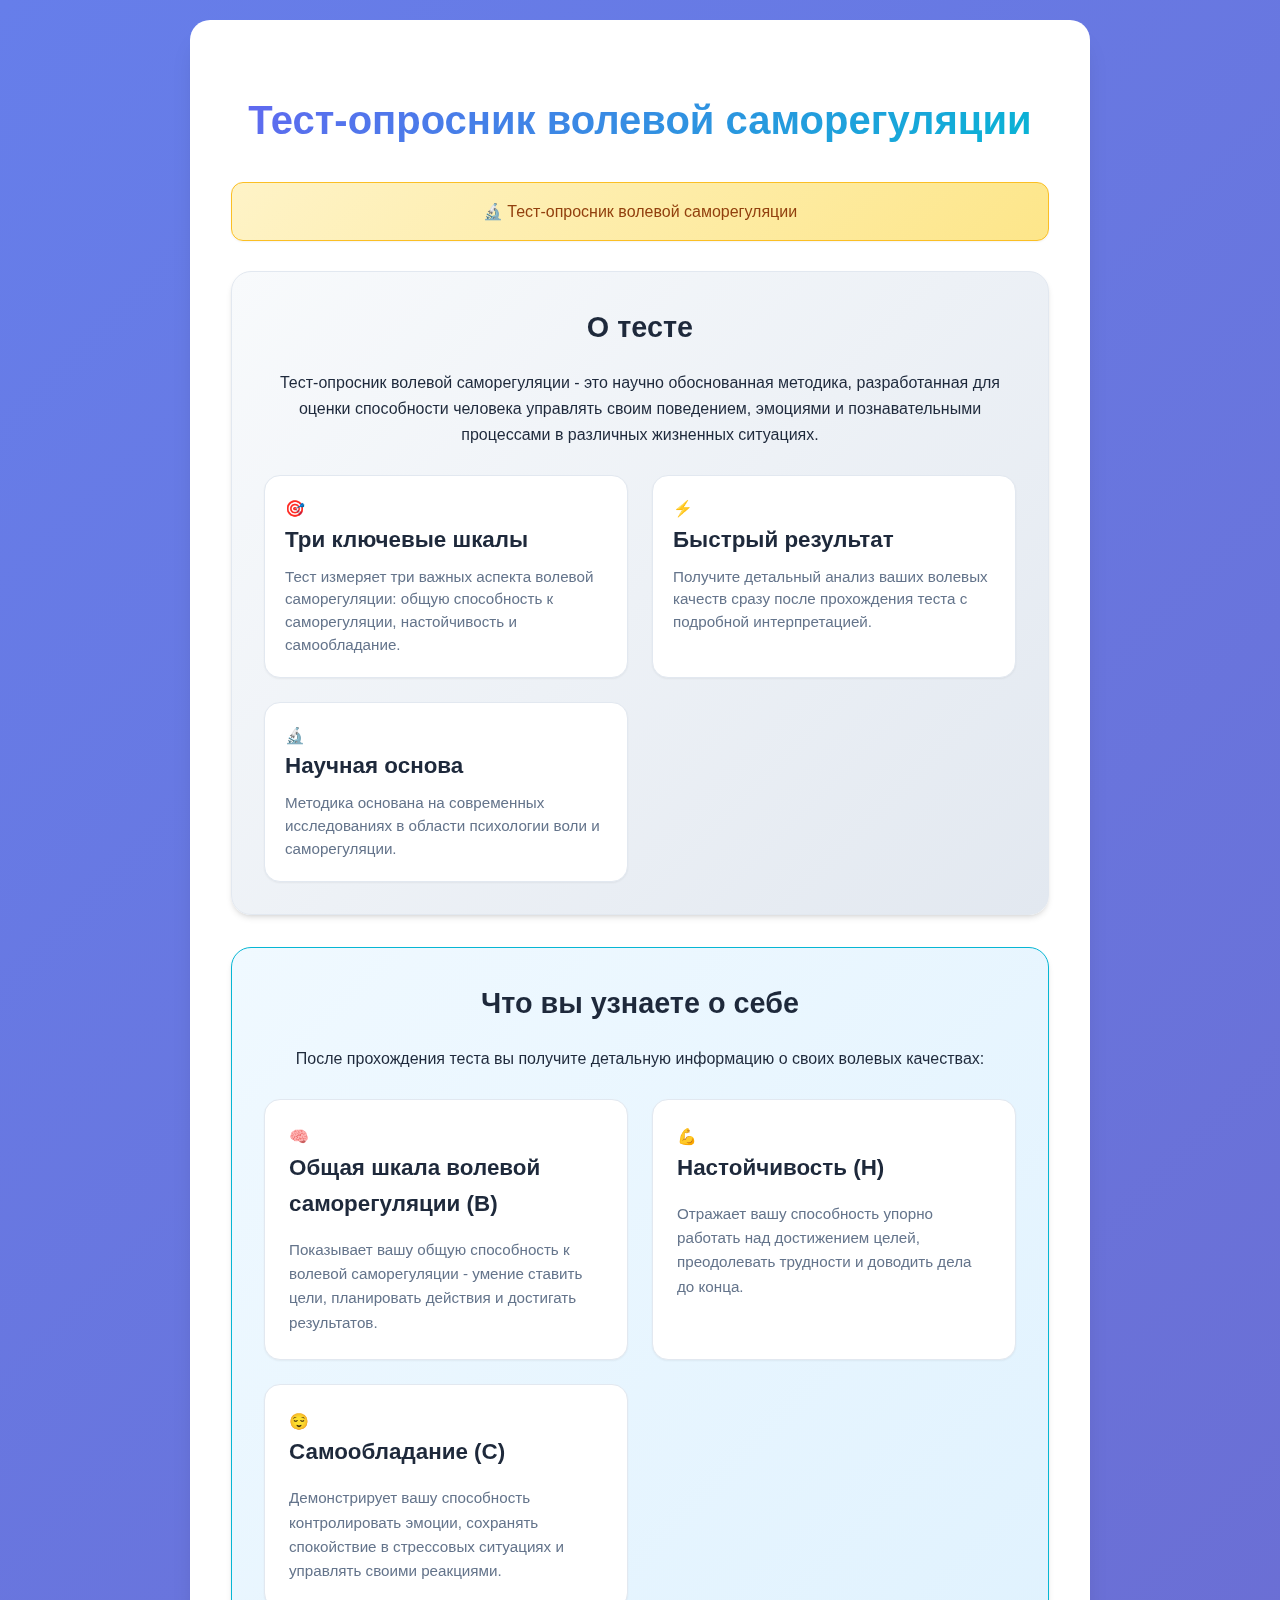
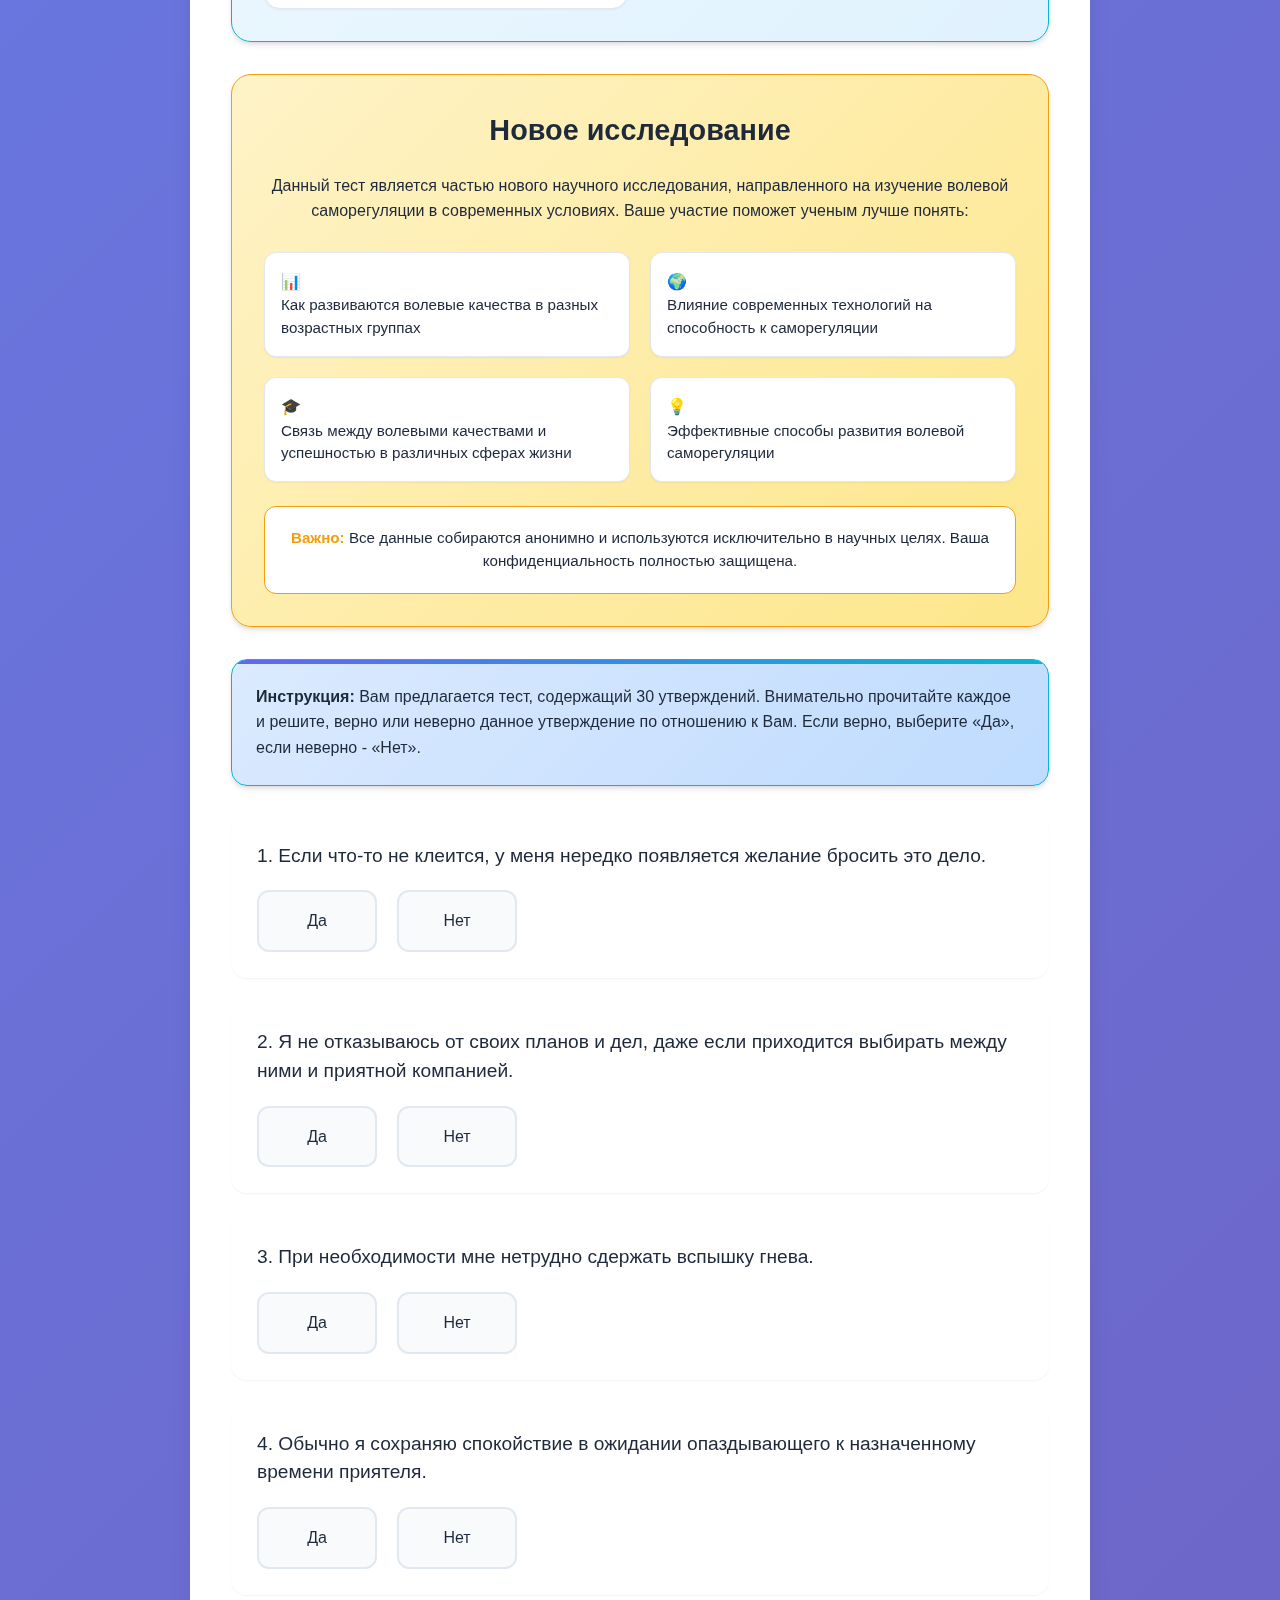
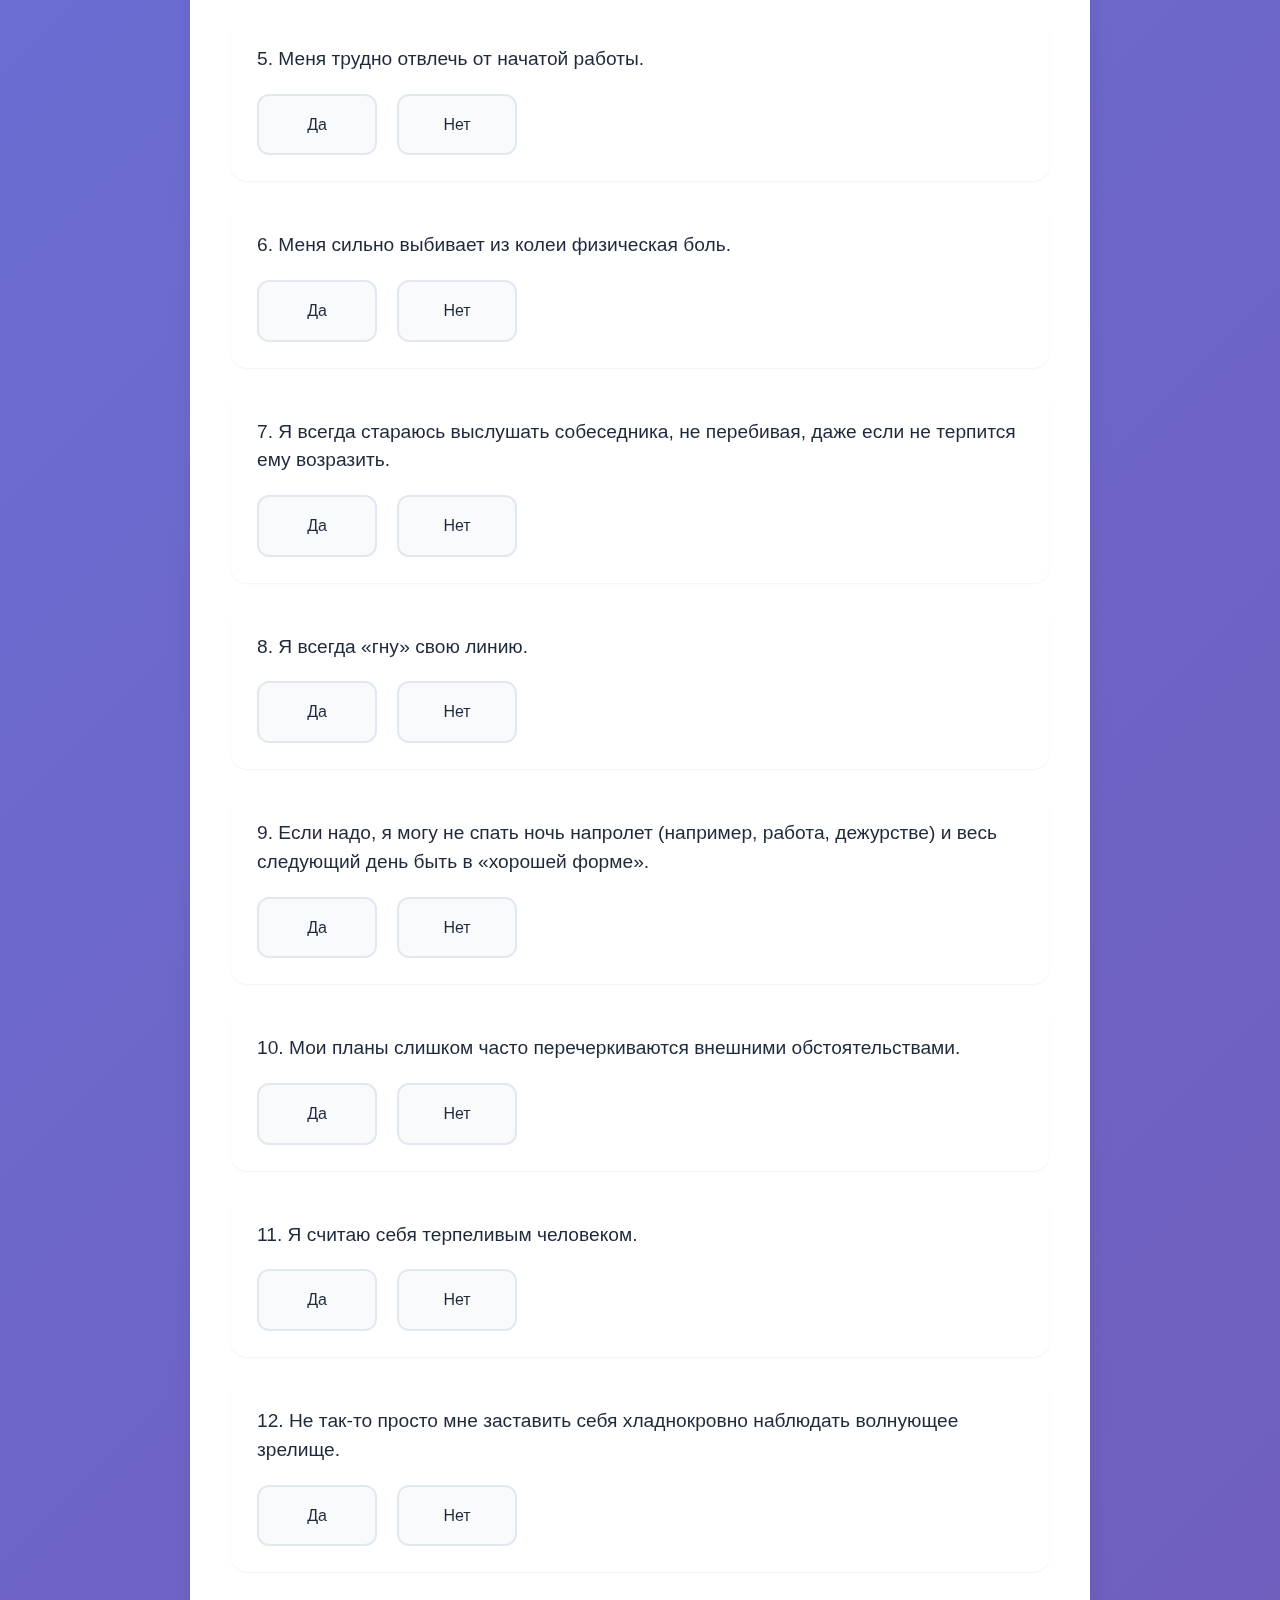
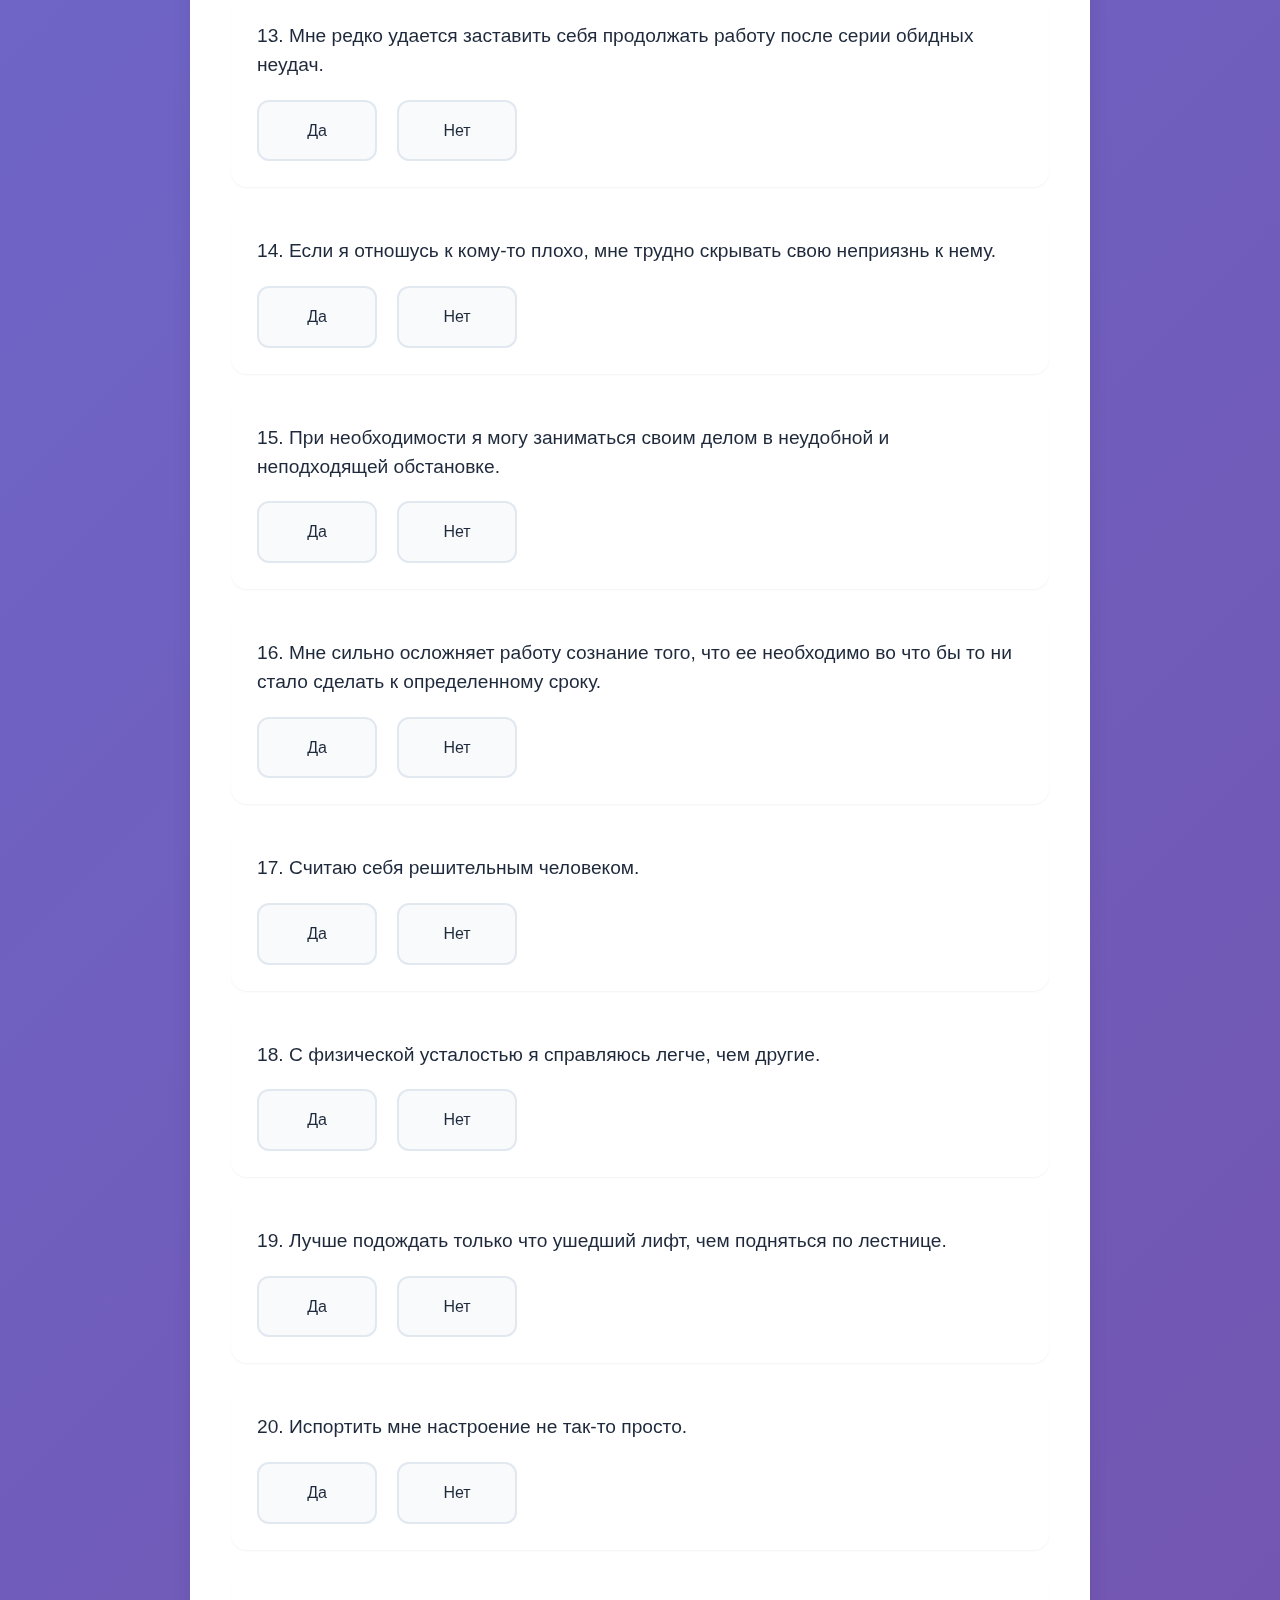
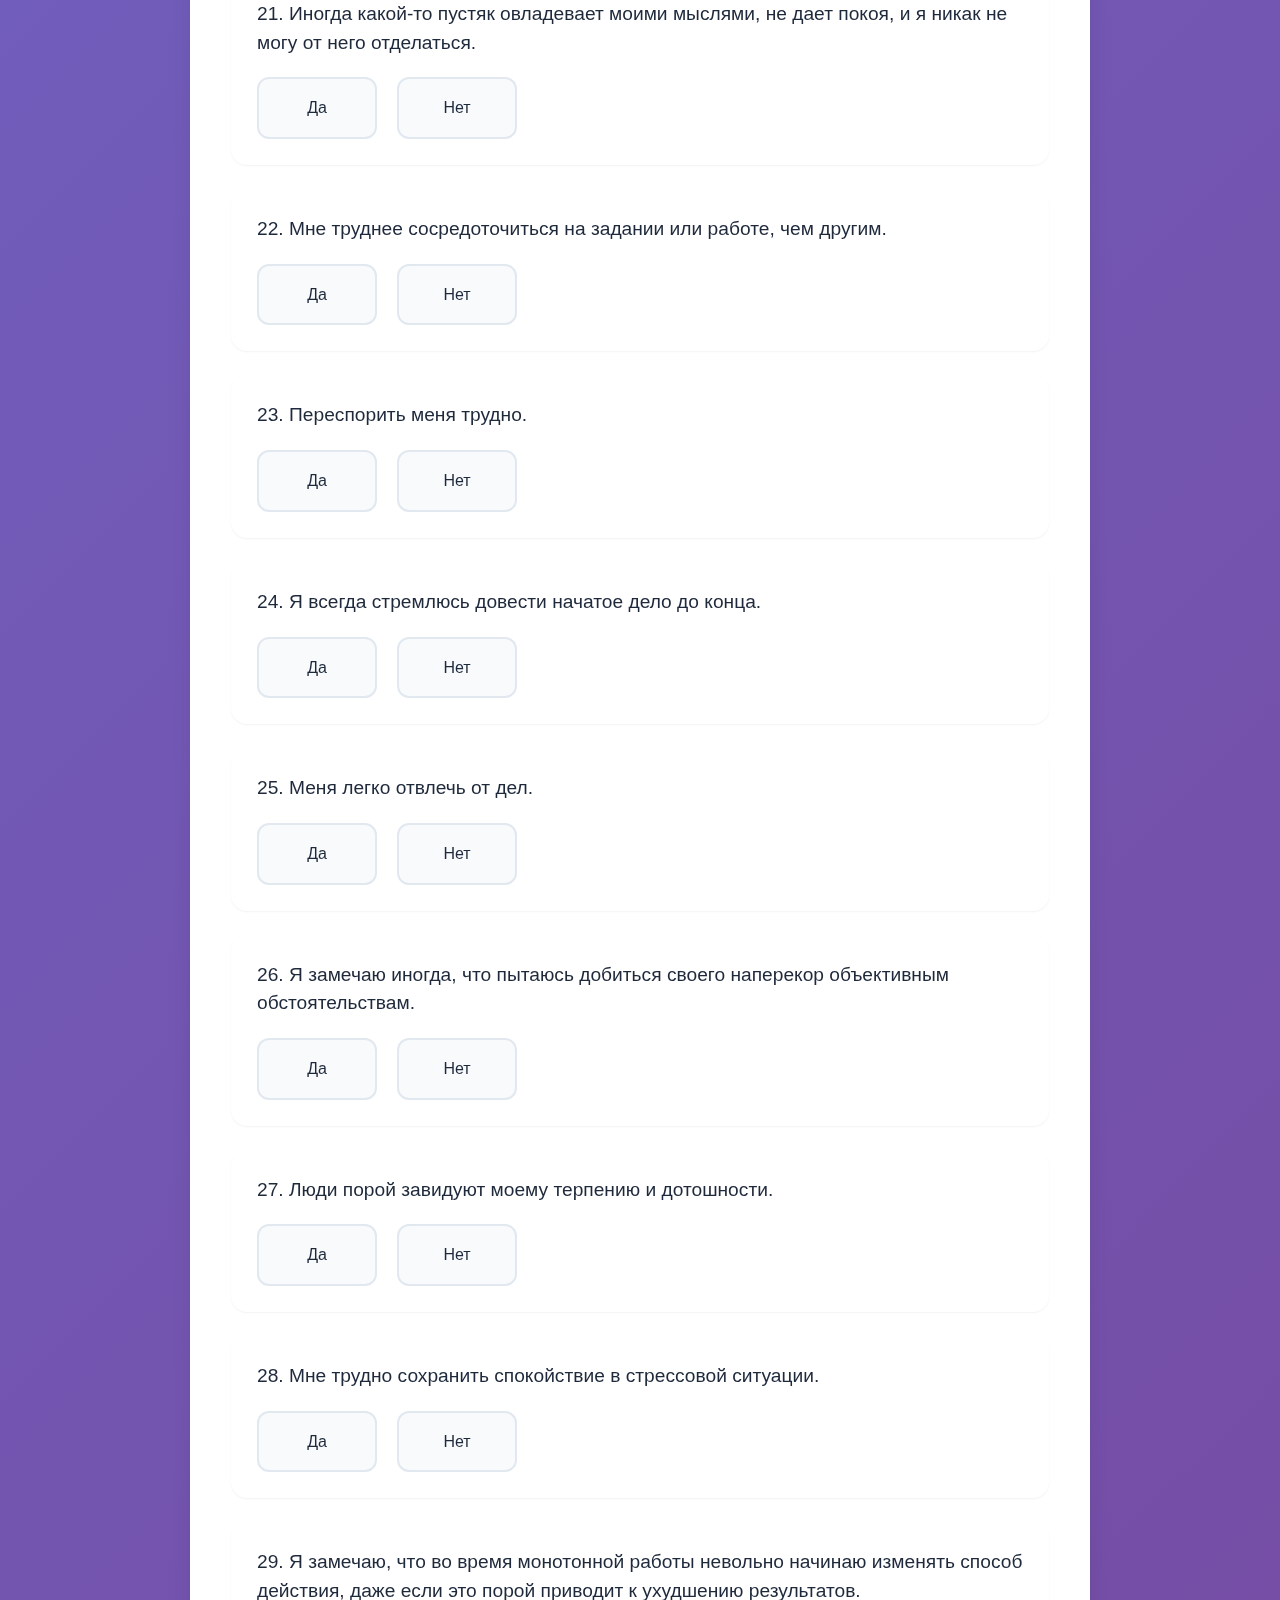
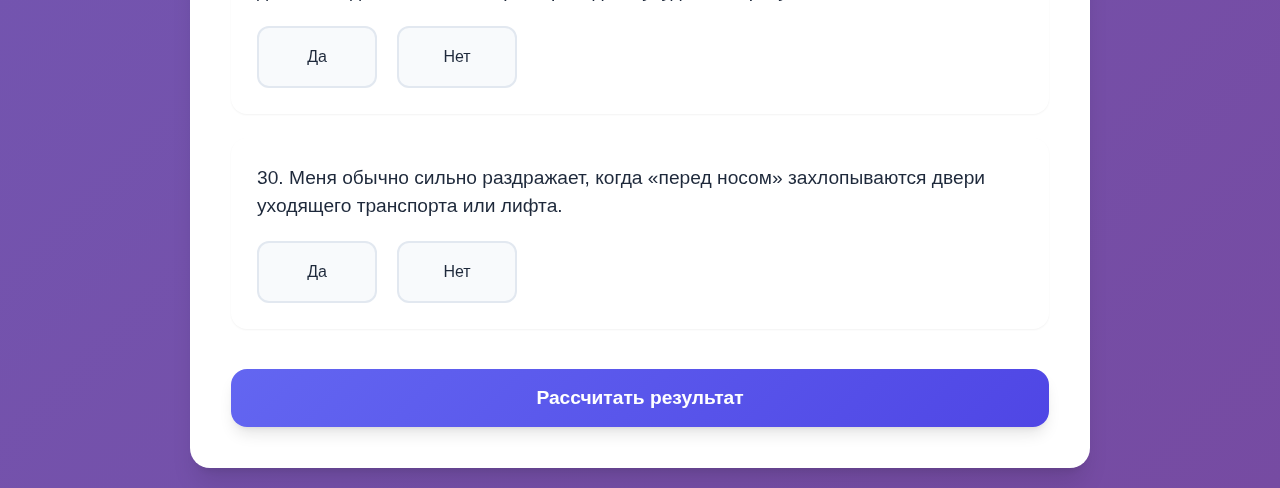
<file: index.html>
<!DOCTYPE html>
<html lang="ru">

<head>
    <meta charset="UTF-8">
    <meta name="viewport" content="width=device-width, initial-scale=1.0">
    <title>Тест волевой саморегуляции</title>
    <link rel="stylesheet" href="styles.css">
</head>

<body>
    <div class="container">
        <h1>Тест-опросник волевой саморегуляции</h1>

        <div class="anonymous-notice">
            🔬 Тест-опросник волевой саморегуляции
        </div>

        <!-- Описание теста -->
        <div class="test-description">
            <h2>О тесте</h2>
            <p>Тест-опросник волевой саморегуляции - это научно обоснованная методика, разработанная для оценки способности человека управлять своим поведением, эмоциями и познавательными процессами в различных жизненных ситуациях.</p>
            
            <div class="description-features">
                <div class="feature">
                    <span class="feature-icon">🎯</span>
                    <div class="feature-content">
                        <h3>Три ключевые шкалы</h3>
                        <p>Тест измеряет три важных аспекта волевой саморегуляции: общую способность к саморегуляции, настойчивость и самообладание.</p>
                    </div>
                </div>
                
                <div class="feature">
                    <span class="feature-icon">⚡</span>
                    <div class="feature-content">
                        <h3>Быстрый результат</h3>
                        <p>Получите детальный анализ ваших волевых качеств сразу после прохождения теста с подробной интерпретацией.</p>
                    </div>
                </div>
                
                <div class="feature">
                    <span class="feature-icon">🔬</span>
                    <div class="feature-content">
                        <h3>Научная основа</h3>
                        <p>Методика основана на современных исследованиях в области психологии воли и саморегуляции.</p>
                    </div>
                </div>
            </div>
        </div>

        <!-- Что вы узнаете о себе -->
        <div class="self-discovery">
            <h2>Что вы узнаете о себе</h2>
            <p>После прохождения теста вы получите детальную информацию о своих волевых качествах:</p>
            
            <div class="discovery-items">
                <div class="discovery-item">
                    <div class="discovery-header">
                        <span class="discovery-icon">🧠</span>
                        <h3>Общая шкала волевой саморегуляции (В)</h3>
                    </div>
                    <p>Показывает вашу общую способность к волевой саморегуляции - умение ставить цели, планировать действия и достигать результатов.</p>
                </div>
                
                <div class="discovery-item">
                    <div class="discovery-header">
                        <span class="discovery-icon">💪</span>
                        <h3>Настойчивость (Н)</h3>
                    </div>
                    <p>Отражает вашу способность упорно работать над достижением целей, преодолевать трудности и доводить дела до конца.</p>
                </div>
                
                <div class="discovery-item">
                    <div class="discovery-header">
                        <span class="discovery-icon">😌</span>
                        <h3>Самообладание (С)</h3>
                    </div>
                    <p>Демонстрирует вашу способность контролировать эмоции, сохранять спокойствие в стрессовых ситуациях и управлять своими реакциями.</p>
                </div>
            </div>
        </div>

        <!-- Новое исследование -->
        <div class="research-info">
            <h2>Новое исследование</h2>
            <p>Данный тест является частью нового научного исследования, направленного на изучение волевой саморегуляции в современных условиях. Ваше участие поможет ученым лучше понять:</p>
            
            <div class="research-points">
                <div class="research-point">
                    <span class="research-icon">📊</span>
                    <p>Как развиваются волевые качества в разных возрастных группах</p>
                </div>
                <div class="research-point">
                    <span class="research-icon">🌍</span>
                    <p>Влияние современных технологий на способность к саморегуляции</p>
                </div>
                <div class="research-point">
                    <span class="research-icon">🎓</span>
                    <p>Связь между волевыми качествами и успешностью в различных сферах жизни</p>
                </div>
                <div class="research-point">
                    <span class="research-icon">💡</span>
                    <p>Эффективные способы развития волевой саморегуляции</p>
                </div>
            </div>
            
            <div class="research-note">
                <p><strong>Важно:</strong> Все данные собираются анонимно и используются исключительно в научных целях. Ваша конфиденциальность полностью защищена.</p>
            </div>
        </div>

        <div class="instructions">
            <p><strong>Инструкция:</strong> Вам предлагается тест, содержащий 30 утверждений. Внимательно прочитайте
                каждое и решите, верно или неверно данное утверждение по отношению к Вам. Если верно, выберите «Да»,
                если неверно - «Нет».</p>
        </div>

        <div id="questions-container">
            <!-- Вопросы будут добавлены здесь динамически -->
        </div>

        <button id="calculate-btn">Рассчитать результат</button>

        <div id="result" class="result">
            <h2>Ваш результат</h2>

            <div class="scale">
                <div class="scale-title">Общая шкала волевой саморегуляции (В): <span id="score-B"
                        class="scale-value">0</span>/24</div>
                <div class="progress-container">
                    <div id="progress-B" class="progress-bar" style="width: 0%"></div>
                </div>
                <div id="interpretation-B" class="interpretation"></div>
            </div>

            <div class="scale">
                <div class="scale-title">Настойчивость (Н): <span id="score-N" class="scale-value">0</span>/16</div>
                <div class="progress-container">
                    <div id="progress-N" class="progress-bar" style="width: 0%"></div>
                </div>
                <div id="interpretation-N" class="interpretation"></div>
            </div>

            <div class="scale">
                <div class="scale-title">Самообладание (С): <span id="score-C" class="scale-value">0</span>/13</div>
                <div class="progress-container">
                    <div id="progress-C" class="progress-bar" style="width: 0%"></div>
                </div>
                <div id="interpretation-C" class="interpretation"></div>
            </div>
        </div>
    </div>

    <!-- Затемнение фона для уведомления -->
    <div id="notification-backdrop" class="notification-backdrop" onclick="closeNotification()"></div>

    <!-- Уведомление об ошибке -->
    <div id="notification" class="notification">
        <div class="notification-content">
            <div class="notification-icon"></div>
            <div class="notification-text" id="notification-text"></div>
        </div>
        <button class="notification-close" onclick="closeNotification()">×</button>
    </div>

    <script>
        document.addEventListener('DOMContentLoaded', function () {
            const questions = [
                {
                    text: "Если что-то не клеится, у меня нередко появляется желание бросить это дело.",
                    B: '-', N: '-', C: null
                },
                {
                    text: "Я не отказываюсь от своих планов и дел, даже если приходится выбирать между ними и приятной компанией.",
                    B: '+', N: '+', C: null
                },
                {
                    text: "При необходимости мне нетрудно сдержать вспышку гнева.",
                    B: '+', N: null, C: '+'
                },
                {
                    text: "Обычно я сохраняю спокойствие в ожидании опаздывающего к назначенному времени приятеля.",
                    B: '+', N: null, C: '+'
                },
                {
                    text: "Меня трудно отвлечь от начатой работы.",
                    B: '+', N: '+', C: '+'
                },
                {
                    text: "Меня сильно выбивает из колеи физическая боль.",
                    B: '-', N: '-', C: null
                },
                {
                    text: "Я всегда стараюсь выслушать собеседника, не перебивая, даже если не терпится ему возразить.",
                    B: '+', N: null, C: '+'
                },
                {
                    text: "Я всегда «гну» свою линию.",
                    B: null, N: null, C: null
                }, // маскировочный
                {
                    text: "Если надо, я могу не спать ночь напролет (например, работа, дежурстве) и весь следующий день быть в «хорошей форме».",
                    B: '+', N: '+', C: null
                },
                {
                    text: "Мои планы слишком часто перечеркиваются внешними обстоятельствами.",
                    B: '-', N: '-', C: null
                },
                {
                    text: "Я считаю себя терпеливым человеком.",
                    B: '+', N: '+', C: null
                },
                {
                    text: "Не так-то просто мне заставить себя хладнокровно наблюдать волнующее зрелище.",
                    B: null, N: null, C: null
                }, // маскировочный
                {
                    text: "Мне редко удается заставить себя продолжать работу после серии обидных неудач.",
                    B: '-', N: '-', C: '-'
                },
                {
                    text: "Если я отношусь к кому-то плохо, мне трудно скрывать свою неприязнь к нему.",
                    B: '-', N: null, C: '-'
                },
                {
                    text: "При необходимости я могу заниматься своим делом в неудобной и неподходящей обстановке.",
                    B: null, N: null, C: null
                }, // маскировочный
                {
                    text: "Мне сильно осложняет работу сознание того, что ее необходимо во что бы то ни стало сделать к определенному сроку.",
                    B: '-', N: '-', C: '-'
                },
                {
                    text: "Считаю себя решительным человеком.",
                    B: '+', N: '+', C: null
                },
                {
                    text: "С физической усталостью я справляюсь легче, чем другие.",
                    B: '+', N: '+', C: null
                },
                {
                    text: "Лучше подождать только что ушедший лифт, чем подняться по лестнице.",
                    B: null, N: null, C: null
                }, // маскировочный
                {
                    text: "Испортить мне настроение не так-то просто.",
                    B: '+', N: '+', C: null
                },
                {
                    text: "Иногда какой-то пустяк овладевает моими мыслями, не дает покоя, и я никак не могу от него отделаться.",
                    B: '-', N: null, C: '-'
                },
                {
                    text: "Мне труднее сосредоточиться на задании или работе, чем другим.",
                    B: '-', N: '-', C: null
                },
                {
                    text: "Переспорить меня трудно.",
                    B: null, N: null, C: null
                }, // маскировочный
                {
                    text: "Я всегда стремлюсь довести начатое дело до конца.",
                    B: '+', N: '+', C: '+'
                },
                {
                    text: "Меня легко отвлечь от дел.",
                    B: '-', N: '-', C: null
                },
                {
                    text: "Я замечаю иногда, что пытаюсь добиться своего наперекор объективным обстоятельствам.",
                    B: null, N: null, C: null
                }, // маскировочный
                {
                    text: "Люди порой завидуют моему терпению и дотошности.",
                    B: '+', N: '+', C: '+'
                },
                {
                    text: "Мне трудно сохранить спокойствие в стрессовой ситуации.",
                    B: '-', N: null, C: '-'
                },
                {
                    text: "Я замечаю, что во время монотонной работы невольно начинаю изменять способ действия, даже если это порой приводит к ухудшению результатов.",
                    B: '-', N: null, C: '-'
                },
                {
                    text: "Меня обычно сильно раздражает, когда «перед носом» захлопываются двери уходящего транспорта или лифта.",
                    B: '-', N: null, C: '-'
                }
            ];

            const questionsContainer = document.getElementById('questions-container');
            const calculateBtn = document.getElementById('calculate-btn');
            const resultDiv = document.getElementById('result');

            // Создаем вопросы
            questions.forEach((q, index) => {
                const questionDiv = document.createElement('div');
                questionDiv.className = 'question';
                questionDiv.dataset.index = index;

                const questionText = document.createElement('div');
                questionText.className = 'question-text';
                questionText.textContent = `${index + 1}. ${q.text}`;

                const optionsDiv = document.createElement('div');
                optionsDiv.className = 'options';

                // Вариант "Да"
                const optionYes = document.createElement('label');
                optionYes.className = 'option';
                const inputYes = document.createElement('input');
                inputYes.type = 'radio';
                inputYes.name = `q${index}`;
                inputYes.value = 'yes';
                optionYes.appendChild(inputYes);
                optionYes.appendChild(document.createTextNode('Да'));

                // Вариант "Нет"
                const optionNo = document.createElement('label');
                optionNo.className = 'option';
                const inputNo = document.createElement('input');
                inputNo.type = 'radio';
                inputNo.name = `q${index}`;
                inputNo.value = 'no';
                optionNo.appendChild(inputNo);
                optionNo.appendChild(document.createTextNode('Нет'));

                // Добавляем обработчики кликов для визуального отображения выбора
                optionYes.addEventListener('click', function () {
                    // Убираем выделение с обеих опций
                    optionYes.parentNode.querySelectorAll('.option').forEach(opt => {
                        opt.classList.remove('selected');
                    });
                    // Добавляем выделение выбранной опции
                    optionYes.classList.add('selected');
                });

                optionNo.addEventListener('click', function () {
                    // Убираем выделение с обеих опций
                    optionNo.parentNode.querySelectorAll('.option').forEach(opt => {
                        opt.classList.remove('selected');
                    });
                    // Добавляем выделение выбранной опции
                    optionNo.classList.add('selected');
                });

                // Обработчики для radio inputs
                inputYes.addEventListener('change', function () {
                    if (this.checked) {
                        optionYes.parentNode.querySelectorAll('.option').forEach(opt => {
                            opt.classList.remove('selected');
                        });
                        optionYes.classList.add('selected');
                    }
                });

                inputNo.addEventListener('change', function () {
                    if (this.checked) {
                        optionNo.parentNode.querySelectorAll('.option').forEach(opt => {
                            opt.classList.remove('selected');
                        });
                        optionNo.classList.add('selected');
                    }
                });

                optionsDiv.appendChild(optionYes);
                optionsDiv.appendChild(optionNo);

                questionDiv.appendChild(questionText);
                questionDiv.appendChild(optionsDiv);
                questionsContainer.appendChild(questionDiv);
            });

            // Обработка нажатия кнопки расчета
            calculateBtn.addEventListener('click', function () {
                let scoreB = 0;
                let scoreN = 0;
                let scoreC = 0;

                // Проверяем, все ли вопросы отвечены
                const allAnswered = Array.from(document.querySelectorAll('.question')).every(q => {
                    return q.querySelector('input:checked') !== null;
                });

                if (!allAnswered) {
                    showNotification('Пожалуйста, ответьте на все вопросы перед расчетом результата.');
                    return;
                }

                // Подсчет баллов
                document.querySelectorAll('.question').forEach(q => {
                    const index = parseInt(q.dataset.index);
                    const question = questions[index];
                    const selectedValue = q.querySelector('input:checked').value;

                    // Проверка для общей шкалы (B)
                    if (question.B !== null) {
                        if ((question.B === '+' && selectedValue === 'yes') ||
                            (question.B === '-' && selectedValue === 'no')) {
                            scoreB++;
                        }
                    }

                    // Проверка для настойчивости (N)
                    if (question.N !== null) {
                        if ((question.N === '+' && selectedValue === 'yes') ||
                            (question.N === '-' && selectedValue === 'no')) {
                            scoreN++;
                        }
                    }

                    // Проверка для самообладания (C)
                    if (question.C !== null) {
                        if ((question.C === '+' && selectedValue === 'yes') ||
                            (question.C === '-' && selectedValue === 'no')) {
                            scoreC++;
                        }
                    }
                });

                // Отображение результатов
                document.getElementById('score-B').textContent = scoreB;
                document.getElementById('score-N').textContent = scoreN;
                document.getElementById('score-C').textContent = scoreC;

                // Прогресс-бары
                document.getElementById('progress-B').style.width = `${(scoreB / 24) * 100}%`;
                document.getElementById('progress-N').style.width = `${(scoreN / 16) * 100}%`;
                document.getElementById('progress-C').style.width = `${(scoreC / 13) * 100}%`;

                // Интерпретация
                document.getElementById('interpretation-B').textContent = getInterpretation('B', scoreB);
                document.getElementById('interpretation-N').textContent = getInterpretation('N', scoreN);
                document.getElementById('interpretation-C').textContent = getInterpretation('C', scoreC);

                                // Показываем результаты
                resultDiv.style.display = 'block';
                
                // Отправляем результаты в Google Sheets
                saveToGoogleSheets(scoreB, scoreN, scoreC);
                
                // Прокрутка к результату
                resultDiv.scrollIntoView({ behavior: 'smooth' });
            });

            function getInterpretation(scale, score) {
                let interpretation = '';
                let threshold, max;

                if (scale === 'B') {
                    threshold = 12;
                    max = 24;
                    if (score > threshold) {
                        interpretation = 'Высокий уровень волевой саморегуляции. Характерно для эмоционально зрелых, активных, независимых людей с устойчивыми намерениями и развитым чувством долга.';
                    } else {
                        interpretation = 'Низкий уровень волевой саморегуляции. Может свидетельствовать о эмоциональной неустойчивости, импульсивности и неуверенности в себе.';
                    }
                } else if (scale === 'N') {
                    threshold = 8;
                    max = 16;
                    if (score > threshold) {
                        interpretation = 'Высокий уровень настойчивости. Характерно для деятельных, работоспособных людей, стремящихся завершить начатое.';
                    } else {
                        interpretation = 'Низкий уровень настойчивости. Может свидетельствовать о лабильности, импульсивности и непоследовательности поведения.';
                    }
                } else if (scale === 'C') {
                    threshold = 6;
                    max = 13;
                    if (score > threshold) {
                        interpretation = 'Высокий уровень самообладания. Характерно для эмоционально устойчивых людей, хорошо владеющих собой в различных ситуациях.';
                    } else {
                        interpretation = 'Низкий уровень самообладания. Может свидетельствовать о спонтанности, импульсивности и эмоциональной реактивности.';
                    }
                }

                return interpretation;
            }

            // Функция показа уведомления
            function showNotification(message) {
                const notification = document.getElementById('notification');
                const notificationText = document.getElementById('notification-text');
                const backdrop = document.getElementById('notification-backdrop');

                notificationText.textContent = message;
                notification.classList.add('show');
                backdrop.classList.add('show');

                // Автоматически скрыть через 5 секунд
                setTimeout(() => {
                    closeNotification();
                }, 5000);
            }

            // Функция закрытия уведомления
            function closeNotification() {
                const notification = document.getElementById('notification');
                const backdrop = document.getElementById('notification-backdrop');
                notification.classList.remove('show');
                backdrop.classList.remove('show');
            }
        });

        // Глобальная функция для закрытия уведомления
        function closeNotification() {
            const notification = document.getElementById('notification');
            const backdrop = document.getElementById('notification-backdrop');
            notification.classList.remove('show');
            backdrop.classList.remove('show');
        }
        

        
        // Функция определения общего уровня
        function getOverallLevel(scoreB, scoreN, scoreC) {
            const avgScore = (scoreB / 24 + scoreN / 16 + scoreC / 13) / 3;
            
            if (avgScore > 0.7) return 'Высокий';
            if (avgScore > 0.5) return 'Средний';
            return 'Низкий';
        }
        
        // Функция отправки результатов в Google Sheets
        async function saveToGoogleSheets(scoreB, scoreN, scoreC) {
            const GOOGLE_SCRIPT_URL = 'https://script.google.com/macros/s/AKfycbxyxD8U9BGZwdEeILl6zwlZcj86ZrDjroOQW__mIHoBev3YISF_NvKbI6r_Z94hEAqvLg/exec';
            
            const testData = {
                scoreB: scoreB,
                scoreN: scoreN,
                scoreC: scoreC,
                percentageB: Math.round((scoreB / 24) * 100),
                percentageN: Math.round((scoreN / 16) * 100),
                percentageC: Math.round((scoreC / 13) * 100),
                overallLevel: getOverallLevel(scoreB, scoreN, scoreC),
                duration: Math.floor(Math.random() * 15) + 5
            };
            
            try {
                const response = await fetch(GOOGLE_SCRIPT_URL, {
                    method: 'POST',
                    body: JSON.stringify(testData)
                });
                
                const result = await response.json();
                
                if (result.success) {
                    console.log('✅ Результаты сохранены в Google Sheets');
                    showNotification('Результаты сохранены в базу данных!');
                } else {
                    console.error('❌ Ошибка:', result.error);
                    showNotification('Ошибка сохранения результатов');
                }
                
            } catch (error) {
                console.error('❌ Ошибка отправки:', error);
                showNotification('Ошибка отправки результатов');
            }
        }
    </script>
</body>

</html>
</file>
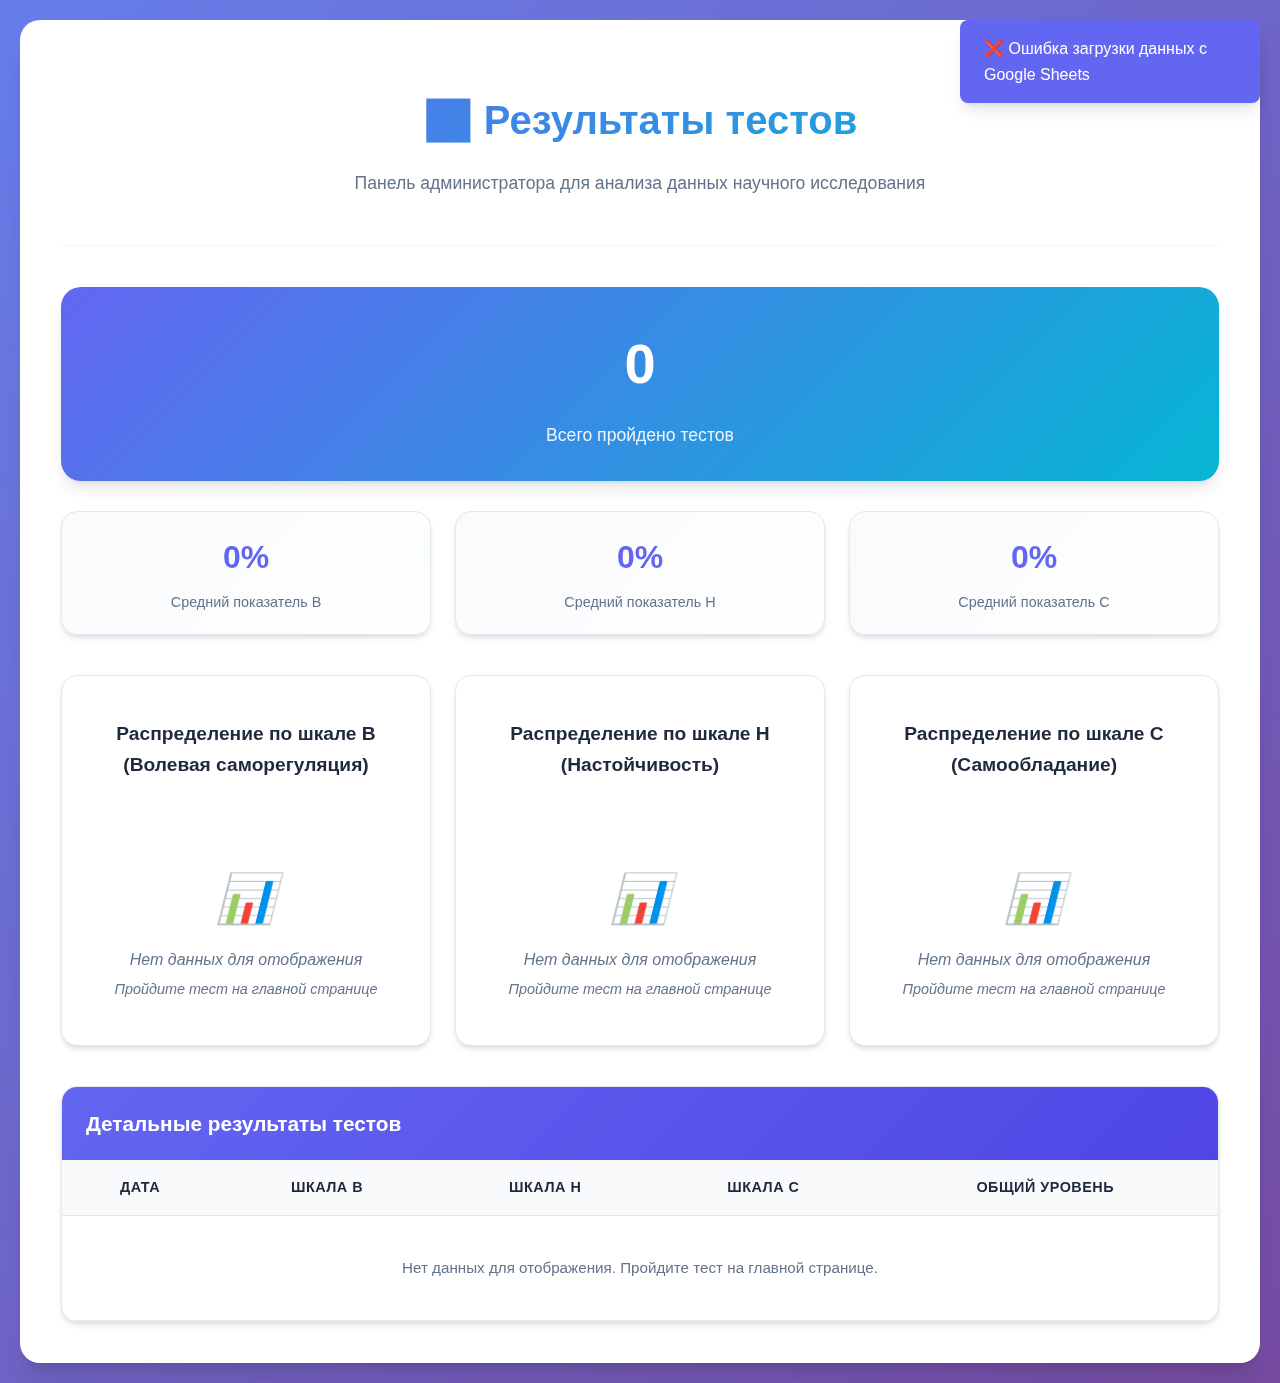
<file: results.html>
<!DOCTYPE html>
<html lang="ru">
<head>
    <meta charset="UTF-8">
    <meta name="viewport" content="width=device-width, initial-scale=1.0">
    <title>Результаты тестов - Админ панель</title>
    <style>
        :root {
            --primary: #6366f1;
            --primary-dark: #4f46e5;
            --secondary: #64748b;
            --light: #f8fafc;
            --dark: #1e293b;
            --accent: #06b6d4;
            --accent-dark: #0891b2;
            --success: #10b981;
            --warning: #f59e0b;
            --error: #ef4444;
            --border: #e2e8f0;
            --shadow-sm: 0 1px 2px 0 rgb(0 0 0 / 0.05);
            --shadow-md: 0 4px 6px -1px rgb(0 0 0 / 0.1), 0 2px 4px -2px rgb(0 0 0 / 0.1);
            --shadow-lg: 0 10px 15px -3px rgb(0 0 0 / 0.1), 0 4px 6px -4px rgb(0 0 0 / 0.1);
            --shadow-xl: 0 20px 25px -5px rgb(0 0 0 / 0.1), 0 8px 10px -6px rgb(0 0 0 / 0.1);
        }

        * {
            box-sizing: border-box;
        }

        body {
            font-family: 'Inter', -apple-system, BlinkMacSystemFont, 'Segoe UI', Roboto, sans-serif;
            line-height: 1.6;
            color: var(--dark);
            background: linear-gradient(135deg, #667eea 0%, #764ba2 100%);
            margin: 0;
            padding: 20px;
            min-height: 100vh;
        }

        .container {
            max-width: 1400px;
            margin: 0 auto;
            background: white;
            padding: 40px;
            border-radius: 20px;
            box-shadow: var(--shadow-xl);
            backdrop-filter: blur(10px);
            border: 1px solid rgba(255, 255, 255, 0.2);
        }

        .header {
            text-align: center;
            margin-bottom: 40px;
            padding-bottom: 30px;
            border-bottom: 2px solid var(--light);
        }

        h1 {
            color: var(--dark);
            margin-bottom: 10px;
            font-weight: 700;
            font-size: 2.5rem;
            background: linear-gradient(135deg, var(--primary), var(--accent));
            -webkit-background-clip: text;
            -webkit-text-fill-color: transparent;
            background-clip: text;
        }

        .subtitle {
            color: var(--secondary);
            font-size: 1.1rem;
            font-weight: 500;
        }

        .stats-section {
            margin-bottom: 40px;
        }
        
        .total-tests-card {
            background: linear-gradient(135deg, var(--primary), var(--accent));
            color: white;
            padding: 32px;
            border-radius: 20px;
            text-align: center;
            margin-bottom: 30px;
            box-shadow: var(--shadow-lg);
        }
        
        .total-tests-card .stat-number {
            font-size: 3.5rem;
            font-weight: 700;
            margin-bottom: 12px;
            display: block;
            color: white;
        }
        
        .total-tests-card .stat-label {
            color: rgba(255, 255, 255, 0.9);
            font-weight: 500;
            font-size: 1.1rem;
        }
        
        .averages-grid {
            display: grid !important;
            grid-template-columns: repeat(3, 1fr) !important;
            gap: 24px !important;
            margin-bottom: 20px !important;
            width: 100% !important;
        }
        
        .averages-grid .average-card {
            background: linear-gradient(135deg, var(--light), white) !important;
            padding: 20px !important;
            border-radius: 16px !important;
            border: 1px solid var(--border) !important;
            box-shadow: var(--shadow-md) !important;
            text-align: center !important;
            transition: all 0.3s ease !important;
            min-width: 0 !important;
            width: 100% !important;
            box-sizing: border-box !important;
        }
        
        .averages-grid .average-card:hover {
            transform: translateY(-2px);
            box-shadow: var(--shadow-lg);
        }
        
        .averages-grid .average-card .stat-number {
            font-size: 2rem;
            font-weight: 700;
            color: var(--primary);
            margin-bottom: 8px;
            display: block;
        }
        
        .averages-grid .average-card .stat-label {
            color: var(--secondary);
            font-weight: 500;
            font-size: 0.9rem;
        }
        
        .stats-grid {
            display: grid;
            grid-template-columns: repeat(auto-fit, minmax(250px, 1fr));
            gap: 24px;
            margin-bottom: 40px;
        }

        .stat-card {
            background: linear-gradient(135deg, var(--light), white);
            padding: 24px;
            border-radius: 16px;
            border: 1px solid var(--border);
            box-shadow: var(--shadow-md);
            text-align: center;
            transition: all 0.3s ease;
        }

        .stat-card:hover {
            transform: translateY(-4px);
            box-shadow: var(--shadow-lg);
        }

        .stat-number {
            font-size: 2.5rem;
            font-weight: 700;
            color: var(--primary);
            margin-bottom: 8px;
            display: block;
        }

        .stat-label {
            color: var(--secondary);
            font-weight: 500;
            font-size: 0.95rem;
        }

        .charts-section {
            display: grid;
            grid-template-columns: repeat(3, 1fr);
            gap: 24px;
            margin-bottom: 40px;
        }

        .chart-container {
            background: white;
            padding: 24px;
            border-radius: 16px;
            border: 1px solid var(--border);
            box-shadow: var(--shadow-md);
        }

        .chart-title {
            font-size: 1.2rem;
            font-weight: 600;
            color: var(--dark);
            margin-bottom: 40px;
            text-align: center;
        }

        .chart {
            height: 200px;
            display: flex;
            align-items: end;
            justify-content: space-around;
            padding: 40px 0 20px 0;
        }
        
        .chart.empty {
            align-items: center;
            justify-content: center;
        }

        .bar {
            width: 40px;
            background: linear-gradient(to top, var(--primary), var(--accent));
            border-radius: 4px 4px 0 0;
            position: relative;
            transition: all 0.3s ease;
        }

        .bar:hover {
            transform: scale(1.05);
            box-shadow: var(--shadow-md);
        }

        .bar-label {
            position: absolute;
            bottom: -25px;
            left: 50%;
            transform: translateX(-50%);
            font-size: 0.8rem;
            color: var(--secondary);
            font-weight: 500;
        }

        .bar-value {
            position: absolute;
            top: -25px;
            left: 50%;
            transform: translateX(-50%);
            font-size: 0.8rem;
            color: var(--primary);
            font-weight: 600;
        }

        .results-table {
            background: white;
            border-radius: 16px;
            border: 1px solid var(--border);
            box-shadow: var(--shadow-md);
            overflow: hidden;
        }

        .table-header {
            background: linear-gradient(135deg, var(--primary), var(--primary-dark));
            color: white;
            padding: 20px 24px;
        }

        .table-title {
            font-size: 1.3rem;
            font-weight: 600;
            margin: 0;
        }

        .table-container {
            overflow-x: auto;
        }

        table {
            width: 100%;
            border-collapse: collapse;
        }

        th, td {
            padding: 16px 20px;
            text-align: left;
            border-bottom: 1px solid var(--border);
        }

        th {
            background: var(--light);
            font-weight: 600;
            color: var(--dark);
            font-size: 0.9rem;
            text-transform: uppercase;
            letter-spacing: 0.5px;
            text-align: center;
            vertical-align: middle;
        }

        td {
            color: var(--dark);
            font-size: 0.95rem;
            text-align: center;
            vertical-align: middle;
        }

        tr:hover {
            background: var(--light);
        }

        .score-high {
            color: var(--success);
            font-weight: 600;
        }

        .score-medium {
            color: var(--warning);
            font-weight: 600;
        }

        .score-low {
            color: var(--error);
            font-weight: 600;
        }


        
        /* Индикатор загрузки */
        .loading-indicator {
            display: flex;
            flex-direction: column;
            align-items: center;
            justify-content: center;
            padding: 40px;
            margin-bottom: 30px;
            background: white;
            border-radius: 16px;
            border: 1px solid var(--border);
            box-shadow: var(--shadow-md);
        }
        
        .loading-spinner {
            width: 50px;
            height: 50px;
            border: 4px solid var(--border);
            border-top: 4px solid var(--primary);
            border-radius: 50%;
            animation: spin 1s linear infinite;
            margin-bottom: 20px;
        }
        
        .loading-text {
            color: var(--secondary);
            font-size: 1.1rem;
            font-weight: 500;
        }
        
        @keyframes spin {
            0% { transform: rotate(0deg); }
            100% { transform: rotate(360deg); }
        }
        
        .loading-indicator.hidden {
            display: none;
        }
        






        @media (max-width: 768px) {
            .container {
                padding: 20px;
                margin: 10px;
            }

            .charts-section {
                grid-template-columns: 1fr;
                gap: 20px;
            }
            
            .averages-grid {
                grid-template-columns: 1fr;
                gap: 16px;
            }

            .stats-grid {
                grid-template-columns: repeat(auto-fit, minmax(200px, 1fr));
                gap: 16px;
            }

            .table-container {
                font-size: 0.9rem;
            }

            th, td {
                padding: 12px 16px;
            }
        }
    </style>
</head>
<body>
    <div class="container">
        <div class="header">
            <h1>📊 Результаты тестов</h1>
            <p class="subtitle">Панель администратора для анализа данных научного исследования</p>
        </div>

        <!-- Индикатор загрузки -->
        <div id="loading-indicator" class="loading-indicator">
            <div class="loading-spinner"></div>
            <div class="loading-text">Загружаем данные с Google Sheets...</div>
        </div>

        <!-- Статистика -->
        <div class="stats-section">
            <!-- Количество тестов - отдельным блоком -->
            <div class="total-tests-card">
                <span class="stat-number">0</span>
                <div class="stat-label">Всего пройдено тестов</div>
            </div>

            <!-- Средние показатели - в одну строку -->
            <div class="averages-grid">
                <div class="average-card">
                    <span class="stat-number">0%</span>
                    <div class="stat-label">Средний показатель В</div>
                </div>
                <div class="average-card">
                    <span class="stat-number">0%</span>
                    <div class="stat-label">Средний показатель Н</div>
                </div>
                <div class="average-card">
                    <span class="stat-number">0%</span>
                    <div class="stat-label">Средний показатель С</div>
                </div>
            </div>

        </div>

        <!-- Графики -->
        <div class="charts-section">
            <div class="chart-container">
                <h3 class="chart-title">Распределение по шкале В<br>(Волевая саморегуляция)</h3>
                <div class="chart" id="chart-B">
                    <!-- График будет заполнен JavaScript -->
                </div>
            </div>

            <div class="chart-container">
                <h3 class="chart-title">Распределение по шкале Н<br>(Настойчивость)</h3>
                <div class="chart" id="chart-N">
                    <!-- График будет заполнен JavaScript -->
                </div>
            </div>
            
            <div class="chart-container">
                <h3 class="chart-title">Распределение по шкале С<br>(Самообладание)</h3>
                <div class="chart" id="chart-C">
                    <!-- График будет заполнен JavaScript -->
                </div>
            </div>
        </div>



        <!-- Таблица результатов -->
        <div class="results-table">
            <div class="table-header">
                <h3 class="table-title">Детальные результаты тестов</h3>
            </div>
            <div class="table-container">
                <table>
                    <thead>
                        <tr>
                            <th style="text-align: center;">Дата</th>
                            <th style="text-align: center;">Шкала В</th>
                            <th style="text-align: center;">Шкала Н</th>
                            <th style="text-align: center;">Шкала С</th>
                            <th style="text-align: center;">Общий уровень</th>
                        </tr>
                    </thead>
                    <tbody>
                        <!-- Данные будут загружены автоматически из Google Sheets -->
                    </tbody>
                </table>
            </div>
        </div>


        

    </div>

    <script>

        
        // Загружаем данные при загрузке страницы
        document.addEventListener('DOMContentLoaded', function() {
            console.log('🚀 Страница загружена, начинаем загрузку данных...');
            
            // Проверяем структуру HTML
            const avgGrid = document.querySelector('.averages-grid');
            const avgCards = avgGrid?.querySelectorAll('.average-card');
            console.log('📊 Проверка HTML структуры:');
            console.log('- .averages-grid найден:', !!avgGrid);
            console.log('- Количество карточек:', avgCards?.length);
            console.log('- CSS display:', window.getComputedStyle(avgGrid).display);
            console.log('- CSS grid-template-columns:', window.getComputedStyle(avgGrid).gridTemplateColumns);
            console.log('- HTML содержимое:', avgGrid?.innerHTML);
            if (avgCards) {
                avgCards.forEach((card, index) => {
                    const number = card.querySelector('.stat-number');
                    const label = card.querySelector('.stat-label');
                    console.log(`  Карточка ${index + 1}:`, {
                        number: number?.textContent,
                        label: label?.textContent,
                        width: window.getComputedStyle(card).width,
                        display: window.getComputedStyle(card).display,
                        className: card.className
                    });
                });
            }
            
            // Показываем индикатор загрузки
            showLoading();
            
            // Загружаем все данные с Google Sheets
            loadAllDataFromGoogleSheets();
        });
        

        
        // Показ/скрытие индикатора загрузки
        function showLoading() {
            document.getElementById('loading-indicator').classList.remove('hidden');
        }
        
        function hideLoading() {
            document.getElementById('loading-indicator').classList.add('hidden');
        }
        
        // Загрузка всех данных с Google Sheets
        async function loadAllDataFromGoogleSheets() {
            const GOOGLE_SCRIPT_URL = 'https://script.google.com/macros/s/AKfycbxyxD8U9BGZwdEeILl6zwlZcj86ZrDjroOQW__mIHoBev3YISF_NvKbI6r_Z94hEAqvLg/exec';
            
            try {
                console.log('🔄 Начинаем загрузку данных с Google Sheets...');
                
                const response = await fetch(GOOGLE_SCRIPT_URL);
                const data = await response.json();
                
                console.log('📊 Сырые данные от Google Apps Script:', data);
                
                                if (data.totalTests !== undefined) {
                    console.log('📊 Получены данные:', data);
                    console.log('📊 totalTests:', data.totalTests);
                    console.log('📊 results:', data.results);
                    console.log('📊 averages:', data.averages);
                    
                    // Обновляем количество тестов
                    const totalTestsElement = document.querySelector('.total-tests-card .stat-number');
                    if (totalTestsElement) {
                        totalTestsElement.textContent = data.totalTests.toLocaleString();
                        console.log('✅ Количество тестов обновлено:', data.totalTests);
                    } else {
                        console.error('❌ Элемент для количества тестов не найден');
                    }
                    
                    if (data.totalTests > 0) {
                        // Если есть данные, загружаем детали
                        console.log('🔍 Загружаем детальные результаты...');
                        await loadDetailedResults(data);
                        showNotification(`✅ Загружено ${data.totalTests} тестов из Google Sheets`);
                    } else {
                        // Если данных нет, показываем пустые графики и таблицу
                        console.log('ℹ️ Данных нет, показываем пустые элементы');
                        showEmptyCharts();
                        showEmptyTable();
                        showNotification('ℹ️ Данных пока нет. Пройдите тест на главной странице.');
                    }
                } else {
                    console.error('❌ Неожиданная структура данных:', data);
                    showNotification('❌ Неожиданная структура данных от Google Sheets');
                }
                
            } catch (error) {
                console.error('❌ Ошибка загрузки данных:', error);
                showNotification('❌ Ошибка загрузки данных с Google Sheets');
                showEmptyCharts();
                showEmptyTable();
            } finally {
                // Скрываем индикатор загрузки
                hideLoading();
            }
        }
        
        // Загрузка детальных результатов
        async function loadDetailedResults(data) {
            console.log('📋 Загрузка детальных результатов...');
            console.log('📋 Полученные данные:', data);
            
            try {
                if (data.results && data.results.length > 0) {
                    console.log('✅ Найдены результаты:', data.results.length, 'тестов');
                    console.log('📊 Первый результат:', data.results[0]);
                    
                    // Обновляем средние показатели
                    if (data.averages) {
                        console.log('📈 Обновляем средние показатели:', data.averages);
                        const avgCards = document.querySelectorAll('.averages-grid .average-card');
                        console.log('📊 Найдено карточек средних показателей:', avgCards.length);
                        
                        if (avgCards.length >= 3) {
                            // Обновляем каждую карточку по порядку
                            const cardB = avgCards[0];
                            const cardN = avgCards[1];
                            const cardC = avgCards[2];
                            
                            if (cardB && cardB.querySelector('.stat-number')) {
                                cardB.querySelector('.stat-number').textContent = data.averages.B + '%';
                                console.log('✅ Карточка B обновлена:', data.averages.B + '%');
                            }
                            if (cardN && cardN.querySelector('.stat-number')) {
                                cardN.querySelector('.stat-number').textContent = data.averages.N + '%';
                                console.log('✅ Карточка N обновлена:', data.averages.N + '%');
                            }
                            if (cardC && cardC.querySelector('.stat-number')) {
                                cardC.querySelector('.stat-number').textContent = data.averages.C + '%';
                                console.log('✅ Карточка C обновлена:', data.averages.C + '%');
                            }
                            
                            console.log('✅ Все средние показатели обновлены:', {
                                B: data.averages.B + '%',
                                N: data.averages.N + '%',
                                C: data.averages.C + '%'
                            });
                        } else {
                            console.error('❌ Недостаточно карточек для средних показателей');
                            console.log('📊 HTML структура:', document.querySelector('.averages-grid')?.innerHTML);
                        }
                    } else {
                        console.log('❌ Данные о средних показателях отсутствуют');
                    }
                    
                    // Обновляем графики
                    console.log('📊 Обновляем графики...');
                    updateCharts(data.results);
                    
                    // Обновляем таблицу
                    console.log('📋 Обновляем таблицу...');
                    updateTable(data.results);
                    
                    console.log('✅ Детальные данные загружены:', data.results.length, 'тестов');
                } else {
                    console.log('❌ Результаты не найдены или пусты');
                    console.log('data.results:', data.results);
                    showEmptyCharts();
                    showEmptyTable();
                }
            } catch (error) {
                console.error('❌ Ошибка в loadDetailedResults:', error);
                showEmptyCharts();
                showEmptyTable();
            }
        }
        
        // Обновление графиков с реальными данными
        function updateCharts(results) {
            try {
                // Подсчет распределения по шкале B
                const lowB = results.filter(r => r.percentageB < 50).length;
                const mediumB = results.filter(r => r.percentageB >= 50 && r.percentageB < 70).length;
                const highB = results.filter(r => r.percentageB >= 70).length;
                
                const totalB = results.length;
                const lowBPercent = Math.round((lowB / totalB) * 100);
                const mediumBPercent = Math.round((mediumB / totalB) * 100);
                const highBPercent = Math.round((highB / totalB) * 100);
                
                // Обновляем график B
                const chartB = document.getElementById('chart-B');
                if (chartB) {
                    chartB.innerHTML = `
                        <div class="bar" style="height: ${lowBPercent * 2}px;">
                            <span class="bar-value">${lowBPercent}%</span>
                            <span class="bar-label">Низкий</span>
                        </div>
                        <div class="bar" style="height: ${mediumBPercent * 2}px;">
                            <span class="bar-value">${mediumBPercent}%</span>
                            <span class="bar-label">Средний</span>
                        </div>
                        <div class="bar" style="height: ${highBPercent * 2}px;">
                            <span class="bar-value">${highBPercent}%</span>
                            <span class="bar-label">Высокий</span>
                        </div>
                    `;
                }
                
                // Подсчет распределения по шкале N
                const lowN = results.filter(r => r.percentageN < 50).length;
                const mediumN = results.filter(r => r.percentageN >= 50 && r.percentageN < 70).length;
                const highN = results.filter(r => r.percentageN >= 70).length;
                
                const lowNPercent = Math.round((lowN / totalB) * 100);
                const mediumNPercent = Math.round((mediumN / totalB) * 100);
                const highNPercent = Math.round((highN / totalB) * 100);
                
                // Обновляем график N
                const chartN = document.getElementById('chart-N');
                if (chartN) {
                    chartN.innerHTML = `
                        <div class="bar" style="height: ${lowNPercent * 2}px;">
                            <span class="bar-value">${lowNPercent}%</span>
                            <span class="bar-label">Низкий</span>
                        </div>
                        <div class="bar" style="height: ${mediumNPercent * 2}px;">
                            <span class="bar-value">${mediumNPercent}%</span>
                            <span class="bar-label">Средний</span>
                        </div>
                        <div class="bar" style="height: ${highNPercent * 2}px;">
                            <span class="bar-value">${highNPercent}%</span>
                            <span class="bar-label">Высокий</span>
                        </div>
                    `;
                }
                
                // Подсчет распределения по шкале C
                const lowC = results.filter(r => r.percentageC < 50).length;
                const mediumC = results.filter(r => r.percentageC >= 50 && r.percentageC < 70).length;
                const highC = results.filter(r => r.percentageC >= 70).length;
                
                const lowCPercent = Math.round((lowC / totalB) * 100);
                const mediumCPercent = Math.round((mediumC / totalB) * 100);
                const highCPercent = Math.round((highC / totalB) * 100);
                
                // Обновляем график C
                const chartC = document.getElementById('chart-C');
                if (chartC) {
                    chartC.innerHTML = `
                        <div class="bar" style="height: ${lowCPercent * 2}px;">
                            <span class="bar-value">${lowCPercent}%</span>
                            <span class="bar-label">Низкий</span>
                        </div>
                        <div class="bar" style="height: ${mediumCPercent * 2}px;">
                            <span class="bar-value">${mediumCPercent}%</span>
                            <span class="bar-label">Средний</span>
                        </div>
                        <div class="bar" style="height: ${highCPercent * 2}px;">
                            <span class="bar-value">${highCPercent}%</span>
                            <span class="bar-label">Высокий</span>
                        </div>
                    `;
                }
                
                console.log('✅ Графики обновлены успешно');
            } catch (error) {
                console.error('❌ Ошибка при обновлении графиков:', error);
            }
        }
        
        // Обновление таблицы с реальными данными
        function updateTable(results) {
            try {
                const tbody = document.querySelector('tbody');
                if (!tbody) {
                    console.error('❌ Элемент tbody не найден');
                    return;
                }
                
                if (results.length === 0) {
                                    tbody.innerHTML = `
                    <tr>
                        <td colspan="5" style="text-align: center; padding: 40px; color: var(--secondary);">
                            Нет данных для отображения
                        </td>
                    </tr>
                `;
                    return;
                }
                
                // Показываем первые 10 результатов
                const displayResults = results.slice(0, 10);
                
                tbody.innerHTML = displayResults.map(result => `
                    <tr>
                        <td>${result.date || 'N/A'}</td>
                        <td class="score-${getScoreClass(result.percentageB)}">${result.scoreB || 0}/24</td>
                        <td class="score-${getScoreClass(result.percentageN)}">${result.scoreN || 0}/16</td>
                        <td class="score-${getScoreClass(result.percentageC)}">${result.scoreC || 0}/13</td>
                        <td>${result.overallLevel || 'N/A'}</td>
                    </tr>
                `).join('');
                
                // Если результатов больше 10, показываем сообщение
                if (results.length > 10) {
                    tbody.innerHTML += `
                        <tr>
                            <td colspan="6" style="text-align: center; padding: 20px; color: var(--secondary); font-style: italic;">
                                Показано ${displayResults.length} из ${results.length} результатов
                            </td>
                        </tr>
                    `;
                }
                
                console.log('✅ Таблица обновлена успешно');
            } catch (error) {
                console.error('❌ Ошибка при обновлении таблицы:', error);
            }
        }
        
        // Определение класса для цвета результата
        function getScoreClass(percentage) {
            try {
                const num = Number(percentage);
                if (isNaN(num)) return 'low';
                if (num >= 70) return 'high';
                if (num >= 50) return 'medium';
                return 'low';
            } catch (error) {
                console.error('❌ Ошибка в getScoreClass:', error);
                return 'low';
            }
        }
        
        // Показ уведомлений
        function showNotification(message) {
            // Создаем уведомление
            const notification = document.createElement('div');
            notification.style.cssText = `
                position: fixed;
                top: 20px;
                right: 20px;
                background: var(--primary);
                color: white;
                padding: 16px 24px;
                border-radius: 8px;
                box-shadow: var(--shadow-lg);
                z-index: 1000;
                font-weight: 500;
                max-width: 300px;
                word-wrap: break-word;
            `;
            notification.textContent = message;
            
            document.body.appendChild(notification);
            
            // Автоматически убираем через 3 секунды
            setTimeout(() => {
                if (notification.parentNode) {
                    notification.parentNode.removeChild(notification);
                }
            }, 3000);
        }
        
        // Показ пустых графиков
        function showEmptyCharts() {
            const chartB = document.getElementById('chart-B');
            const chartN = document.getElementById('chart-N');
            const chartC = document.getElementById('chart-C');
            
            chartB.innerHTML = `
                <div style="
                    display: flex;
                    align-items: center;
                    justify-content: center;
                    height: 100%;
                    color: var(--secondary);
                    font-style: italic;
                    text-align: center;
                    padding: 20px;
                ">
                    <div>
                        <div style="font-size: 3rem; margin-bottom: 10px;">📊</div>
                        <div>Нет данных для отображения</div>
                        <div style="font-size: 0.9rem; margin-top: 5px;">Пройдите тест на главной странице</div>
                    </div>
                </div>
            `;
            
            chartN.innerHTML = `
                <div style="
                    display: flex;
                    align-items: center;
                    justify-content: center;
                    height: 100%;
                    color: var(--secondary);
                    font-style: italic;
                    text-align: center;
                    padding: 20px;
                ">
                    <div>
                        <div style="font-size: 3rem; margin-bottom: 10px;">📊</div>
                        <div>Нет данных для отображения</div>
                        <div style="font-size: 0.9rem; margin-top: 5px;">Пройдите тест на главной странице</div>
                    </div>
                </div>
            `;
            
            chartC.innerHTML = `
                <div style="
                    display: flex;
                    align-items: center;
                    justify-content: center;
                    height: 100%;
                    color: var(--secondary);
                    font-style: italic;
                    text-align: center;
                    padding: 20px;
                ">
                    <div>
                        <div style="font-size: 3rem; margin-bottom: 10px;">📊</div>
                        <div>Нет данных для отображения</div>
                        <div style="font-size: 0.9rem; margin-top: 5px;">Пройдите тест на главной странице</div>
                    </div>
                </div>
            `;
        }
        
        // Показ пустой таблицы
        function showEmptyTable() {
            const tbody = document.querySelector('tbody');
            tbody.innerHTML = `
                <tr>
                    <td colspan="6" style="text-align: center; padding: 40px; color: var(--secondary);">
                        Нет данных для отображения. Пройдите тест на главной странице.
                    </td>
                </tr>
            `;
        }
        

        

        

        

    </script>
</body>
</html>
</file>
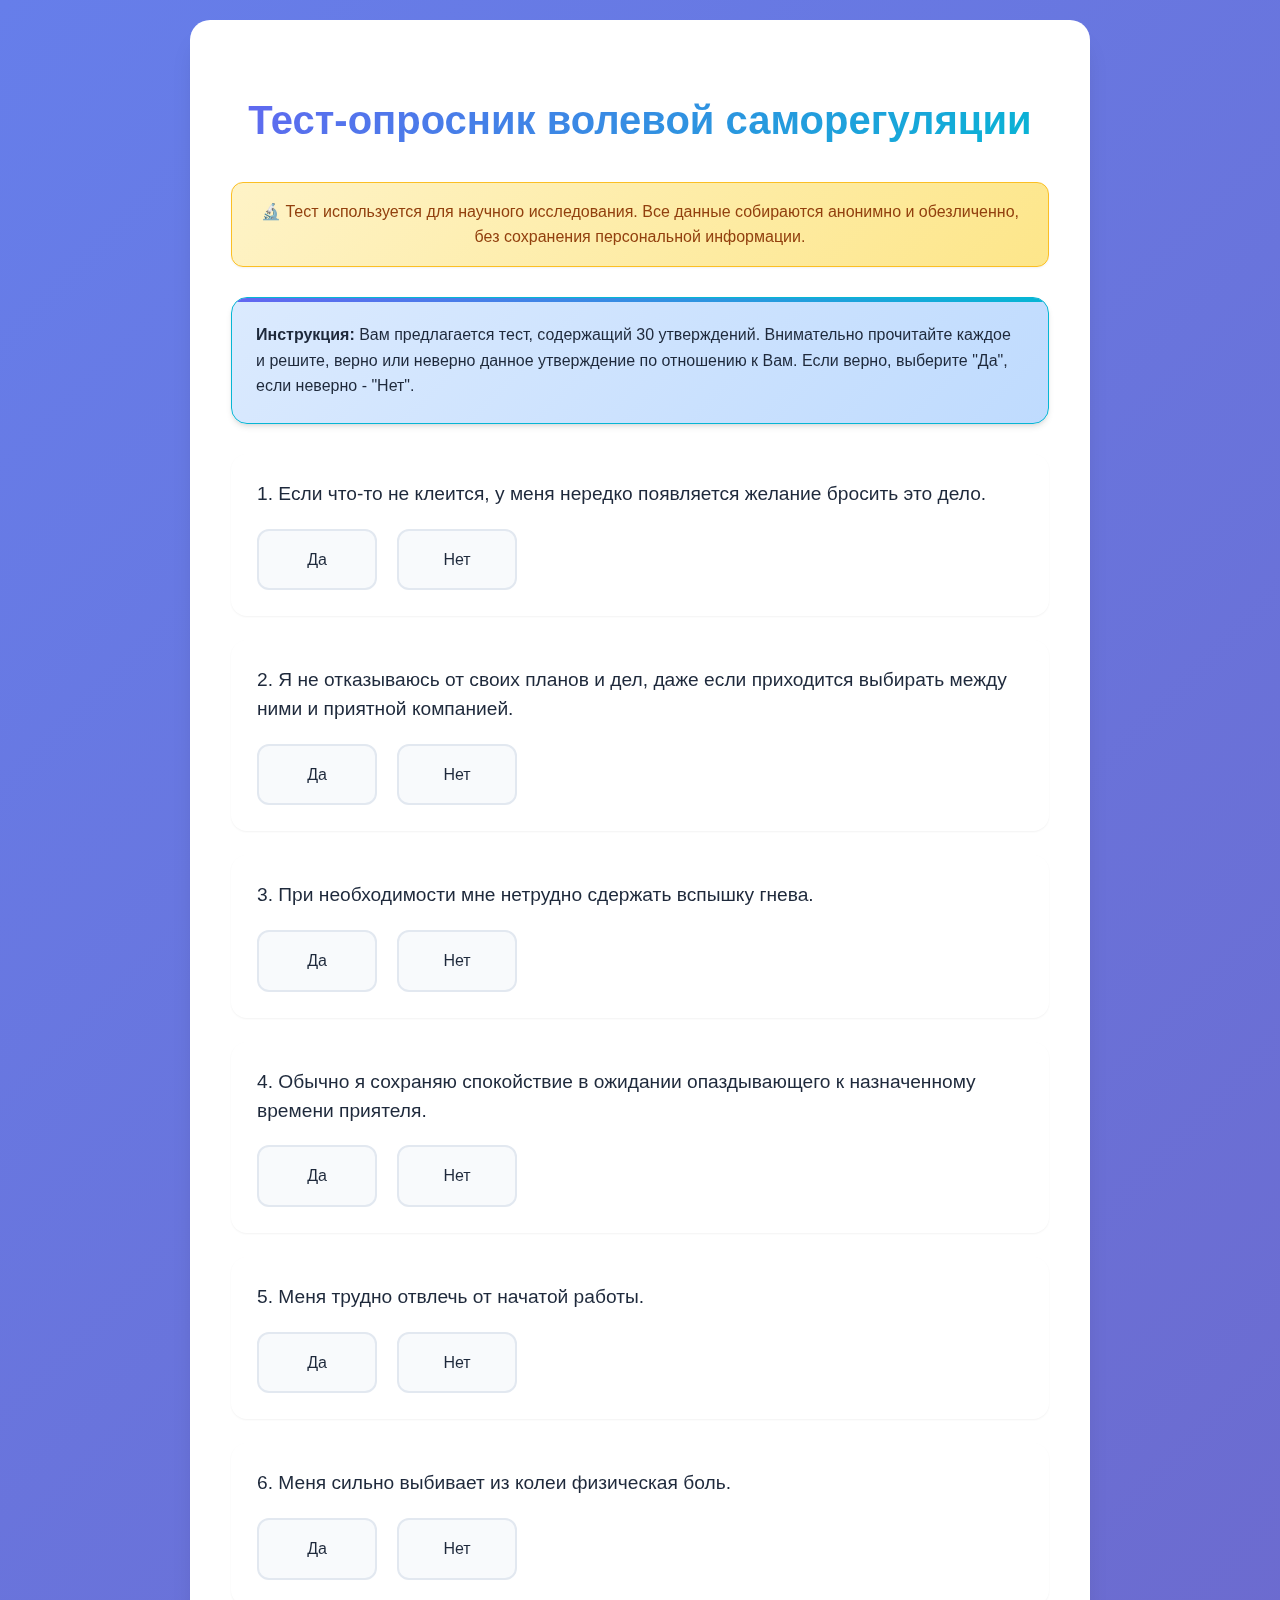
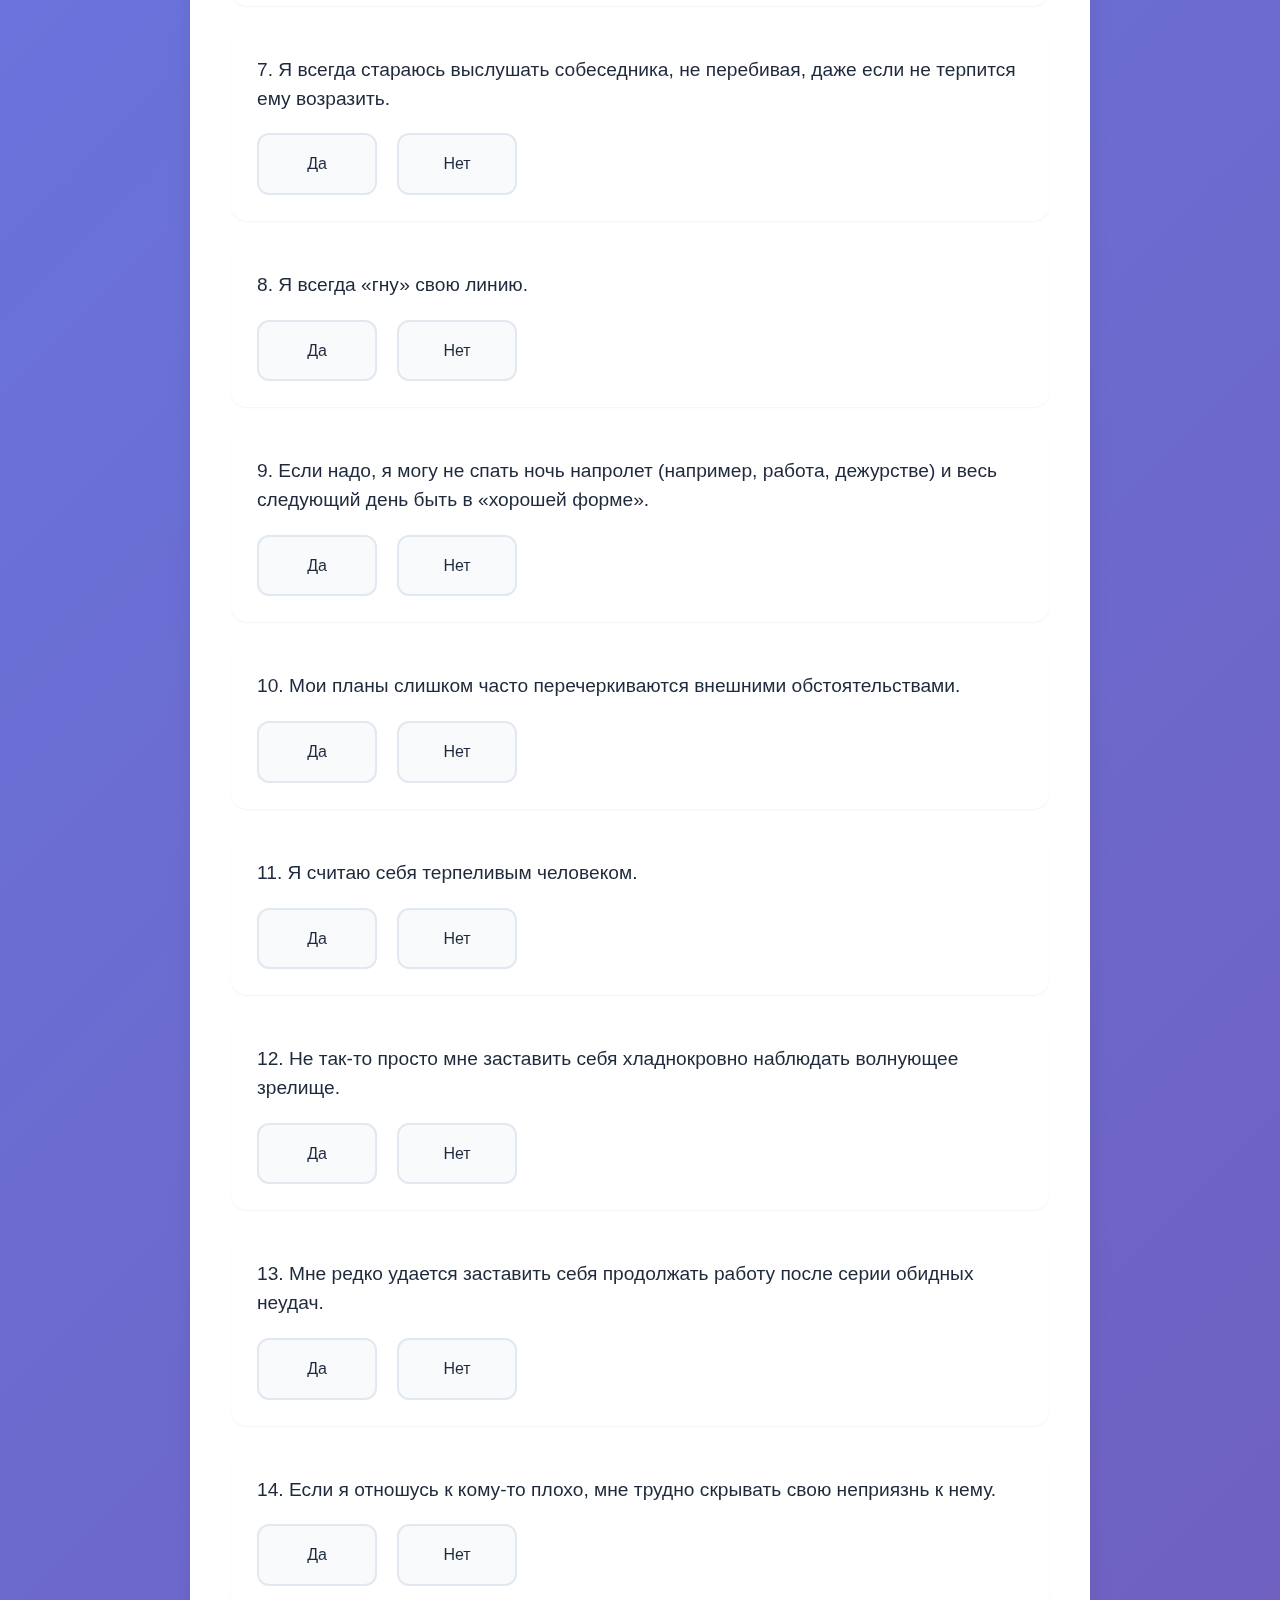
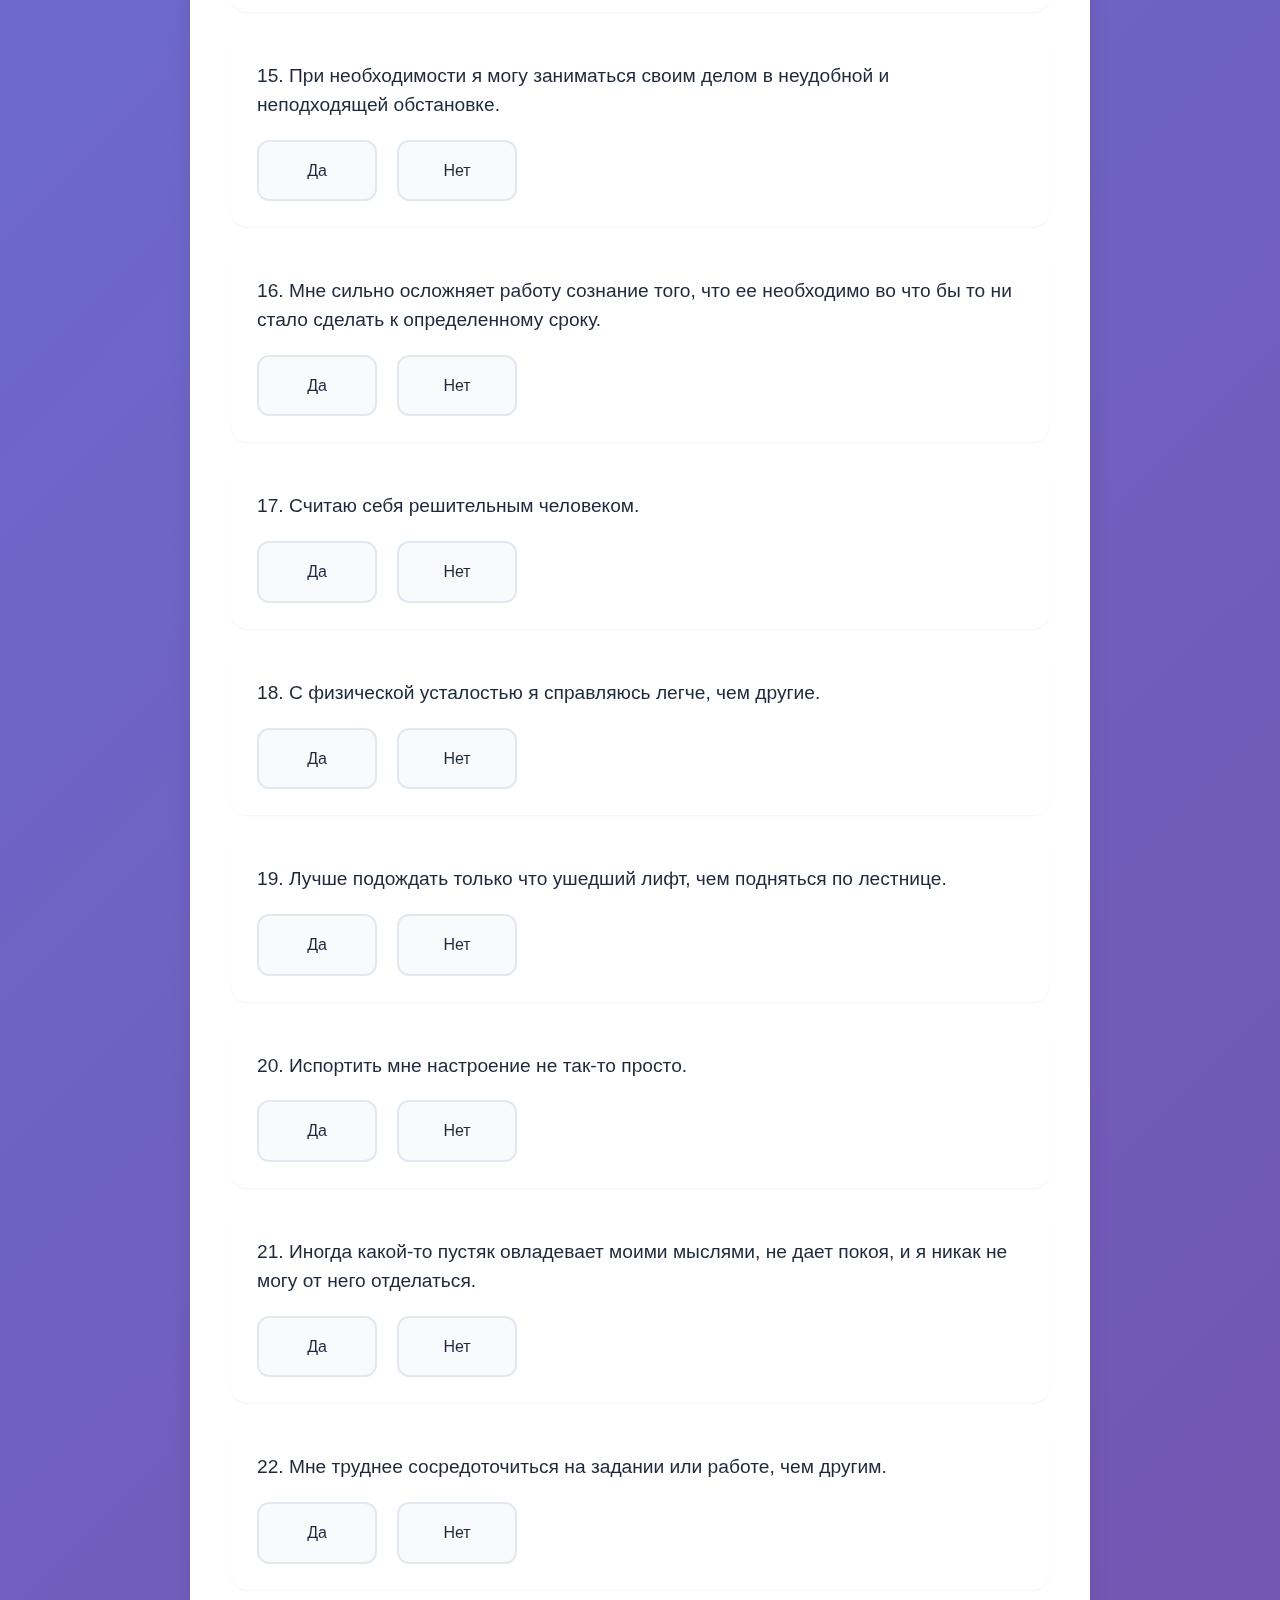
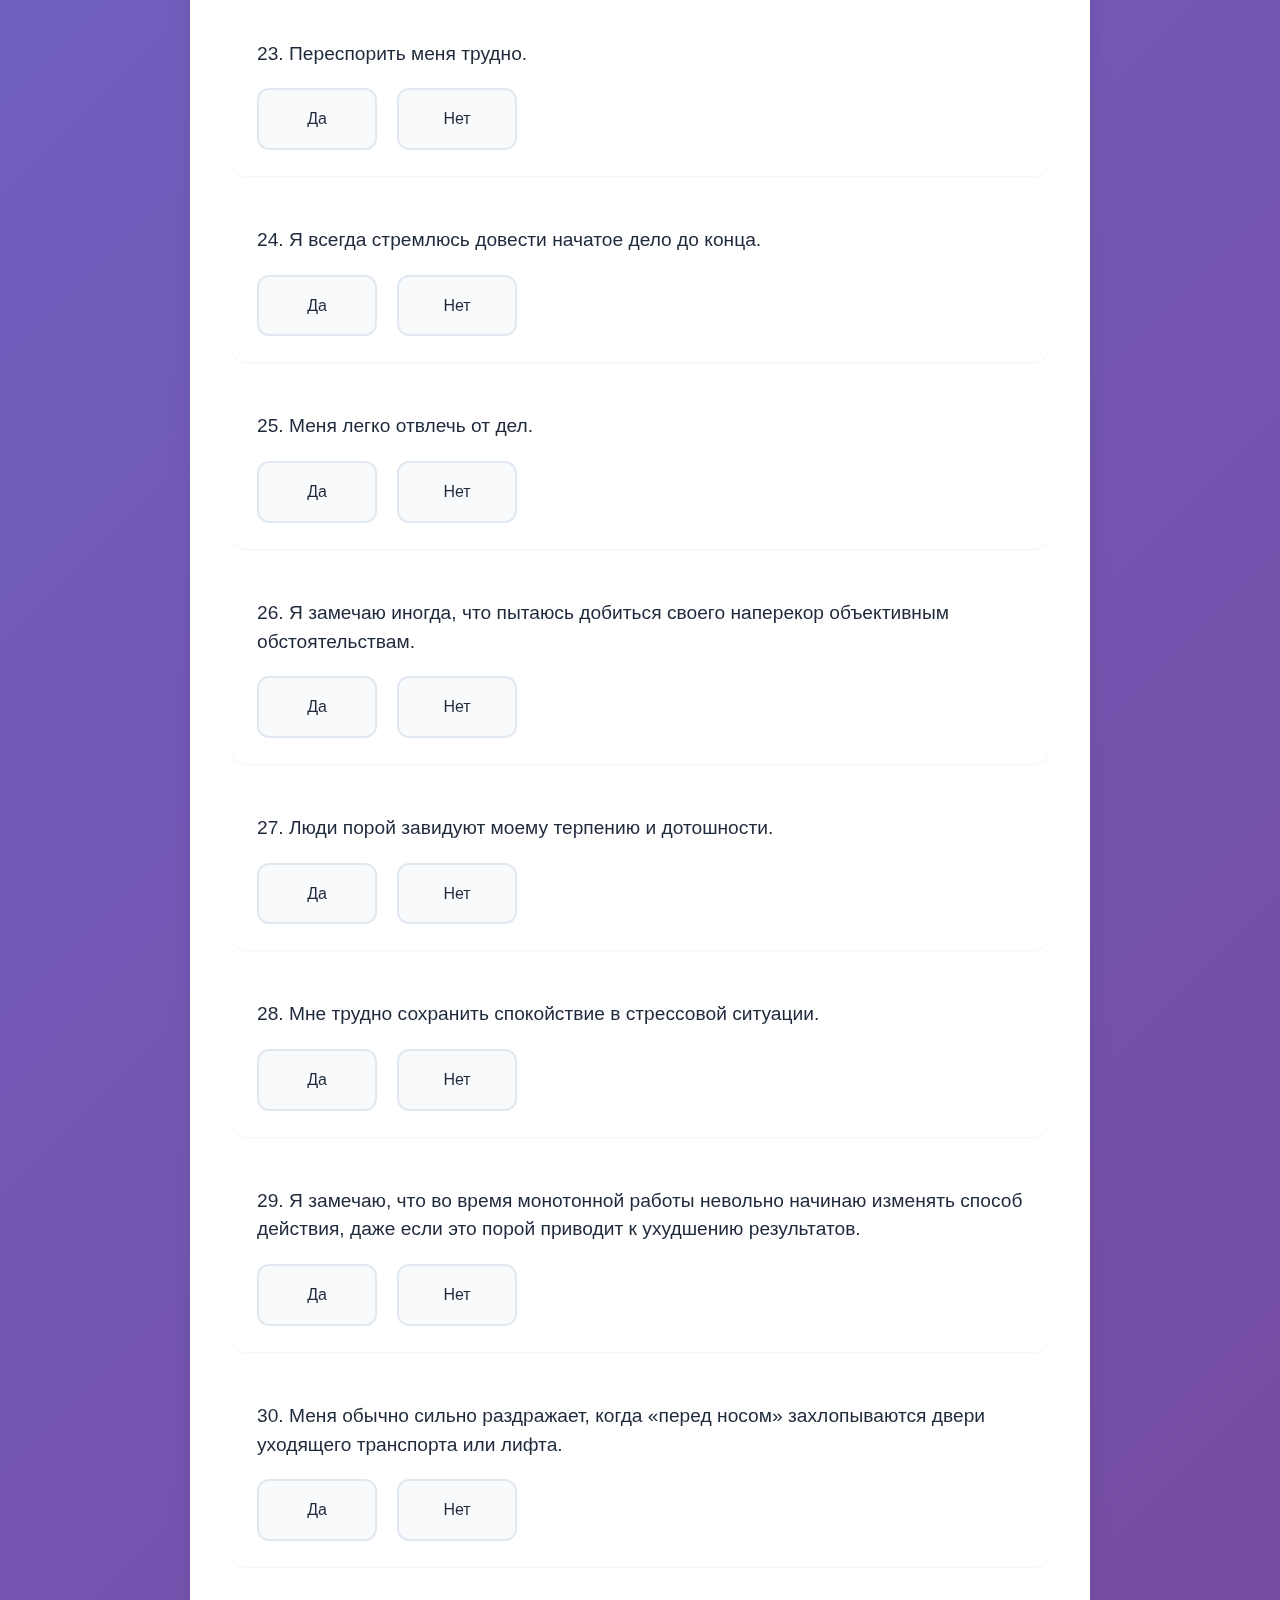
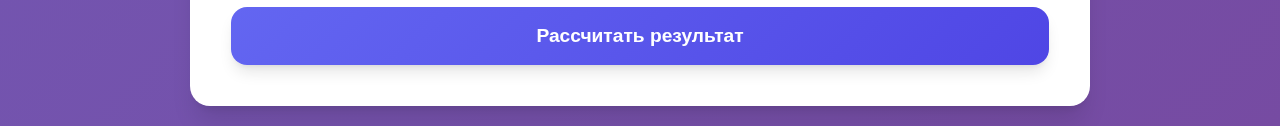
<file: test.html>
<!DOCTYPE html>
<html lang="ru">
<head>
    <meta charset="UTF-8">
    <meta name="viewport" content="width=device-width, initial-scale=1.0">
    <title>Тест волевой саморегуляции</title>
    <link rel="stylesheet" href="styles.css">
</head>
<body>
    <div class="container">
        <h1>Тест-опросник волевой саморегуляции</h1>
        
        <div class="anonymous-notice">
            🔬 Тест используется для научного исследования. Все данные собираются анонимно и обезличенно, без сохранения персональной информации.
        </div>
        
        <div class="instructions">
            <p><strong>Инструкция:</strong> Вам предлагается тест, содержащий 30 утверждений. Внимательно прочитайте каждое и решите, верно или неверно данное утверждение по отношению к Вам. Если верно, выберите "Да", если неверно - "Нет".</p>
        </div>
        
        <div id="questions-container">
            <!-- Вопросы будут добавлены здесь динамически -->
        </div>
        
        <button id="calculate-btn">Рассчитать результат</button>
        
        <div id="result" class="result">
            <h2>Ваш результат</h2>
            
            <div class="scale">
                <div class="scale-title">Общая шкала волевой саморегуляции (В): <span id="score-B" class="scale-value">0</span>/24</div>
                <div class="progress-container">
                    <div id="progress-B" class="progress-bar" style="width: 0%"></div>
                </div>
                <div id="interpretation-B" class="interpretation"></div>
            </div>
            
            <div class="scale">
                <div class="scale-title">Настойчивость (Н): <span id="score-N" class="scale-value">0</span>/16</div>
                <div class="progress-container">
                    <div id="progress-N" class="progress-bar" style="width: 0%"></div>
                </div>
                <div id="interpretation-N" class="interpretation"></div>
            </div>
            
            <div class="scale">
                <div class="scale-title">Самообладание (С): <span id="score-C" class="scale-value">0</span>/13</div>
                <div class="progress-container">
                    <div id="progress-C" class="progress-bar" style="width: 0%"></div>
                </div>
                <div id="interpretation-C" class="interpretation"></div>
            </div>
        </div>
    </div>

    <!-- Затемнение фона для уведомления -->
    <div id="notification-backdrop" class="notification-backdrop" onclick="closeNotification()"></div>
    
    <!-- Уведомление об ошибке -->
    <div id="notification" class="notification">
        <div class="notification-content">
            <div class="notification-icon"></div>
            <div class="notification-text" id="notification-text"></div>
        </div>
        <button class="notification-close" onclick="closeNotification()">×</button>
    </div>

    <script>
        document.addEventListener('DOMContentLoaded', function() {
            const questions = [
                { text: "Если что-то не клеится, у меня нередко появляется желание бросить это дело.", 
                  B: '-', N: '-', C: null },
                { text: "Я не отказываюсь от своих планов и дел, даже если приходится выбирать между ними и приятной компанией.", 
                  B: '+', N: '+', C: null },
                { text: "При необходимости мне нетрудно сдержать вспышку гнева.", 
                  B: '+', N: null, C: '+' },
                { text: "Обычно я сохраняю спокойствие в ожидании опаздывающего к назначенному времени приятеля.", 
                  B: '+', N: null, C: '+' },
                { text: "Меня трудно отвлечь от начатой работы.", 
                  B: '+', N: '+', C: '+' },
                { text: "Меня сильно выбивает из колеи физическая боль.", 
                  B: '-', N: '-', C: null },
                { text: "Я всегда стараюсь выслушать собеседника, не перебивая, даже если не терпится ему возразить.", 
                  B: '+', N: null, C: '+' },
                { text: "Я всегда «гну» свою линию.", 
                  B: null, N: null, C: null }, // маскировочный
                { text: "Если надо, я могу не спать ночь напролет (например, работа, дежурстве) и весь следующий день быть в «хорошей форме».", 
                  B: '+', N: '+', C: null },
                { text: "Мои планы слишком часто перечеркиваются внешними обстоятельствами.", 
                  B: '-', N: '-', C: null },
                { text: "Я считаю себя терпеливым человеком.", 
                  B: '+', N: '+', C: null },
                { text: "Не так-то просто мне заставить себя хладнокровно наблюдать волнующее зрелище.", 
                  B: null, N: null, C: null }, // маскировочный
                { text: "Мне редко удается заставить себя продолжать работу после серии обидных неудач.", 
                  B: '-', N: '-', C: '-' },
                { text: "Если я отношусь к кому-то плохо, мне трудно скрывать свою неприязнь к нему.", 
                  B: '-', N: null, C: '-' },
                { text: "При необходимости я могу заниматься своим делом в неудобной и неподходящей обстановке.", 
                  B: null, N: null, C: null }, // маскировочный
                { text: "Мне сильно осложняет работу сознание того, что ее необходимо во что бы то ни стало сделать к определенному сроку.", 
                  B: '-', N: '-', C: '-' },
                { text: "Считаю себя решительным человеком.", 
                  B: '+', N: '+', C: null },
                { text: "С физической усталостью я справляюсь легче, чем другие.", 
                  B: '+', N: '+', C: null },
                { text: "Лучше подождать только что ушедший лифт, чем подняться по лестнице.", 
                  B: null, N: null, C: null }, // маскировочный
                { text: "Испортить мне настроение не так-то просто.", 
                  B: '+', N: '+', C: null },
                { text: "Иногда какой-то пустяк овладевает моими мыслями, не дает покоя, и я никак не могу от него отделаться.", 
                  B: '-', N: null, C: '-' },
                { text: "Мне труднее сосредоточиться на задании или работе, чем другим.", 
                  B: '-', N: '-', C: null },
                { text: "Переспорить меня трудно.", 
                  B: null, N: null, C: null }, // маскировочный
                { text: "Я всегда стремлюсь довести начатое дело до конца.", 
                  B: '+', N: '+', C: '+' },
                { text: "Меня легко отвлечь от дел.", 
                  B: '-', N: '-', C: null },
                { text: "Я замечаю иногда, что пытаюсь добиться своего наперекор объективным обстоятельствам.", 
                  B: null, N: null, C: null }, // маскировочный
                { text: "Люди порой завидуют моему терпению и дотошности.", 
                  B: '+', N: '+', C: '+' },
                { text: "Мне трудно сохранить спокойствие в стрессовой ситуации.", 
                  B: '-', N: null, C: '-' },
                { text: "Я замечаю, что во время монотонной работы невольно начинаю изменять способ действия, даже если это порой приводит к ухудшению результатов.", 
                  B: '-', N: null, C: '-' },
                { text: "Меня обычно сильно раздражает, когда «перед носом» захлопываются двери уходящего транспорта или лифта.", 
                  B: '-', N: null, C: '-' }
            ];
            
            const questionsContainer = document.getElementById('questions-container');
            const calculateBtn = document.getElementById('calculate-btn');
            const resultDiv = document.getElementById('result');
            
            // Создаем вопросы
            questions.forEach((q, index) => {
                const questionDiv = document.createElement('div');
                questionDiv.className = 'question';
                questionDiv.dataset.index = index;
                
                const questionText = document.createElement('div');
                questionText.className = 'question-text';
                questionText.textContent = `${index + 1}. ${q.text}`;
                
                const optionsDiv = document.createElement('div');
                optionsDiv.className = 'options';
                
                // Вариант "Да"
                const optionYes = document.createElement('label');
                optionYes.className = 'option';
                const inputYes = document.createElement('input');
                inputYes.type = 'radio';
                inputYes.name = `q${index}`;
                inputYes.value = 'yes';
                optionYes.appendChild(inputYes);
                optionYes.appendChild(document.createTextNode('Да'));
                
                // Вариант "Нет"
                const optionNo = document.createElement('label');
                optionNo.className = 'option';
                const inputNo = document.createElement('input');
                inputNo.type = 'radio';
                inputNo.name = `q${index}`;
                inputNo.value = 'no';
                optionNo.appendChild(inputNo);
                optionNo.appendChild(document.createTextNode('Нет'));
                
                optionsDiv.appendChild(optionYes);
                optionsDiv.appendChild(optionNo);
                
                questionDiv.appendChild(questionText);
                questionDiv.appendChild(optionsDiv);
                questionsContainer.appendChild(questionDiv);
            });
            
            // Обработка нажатия кнопки расчета
            calculateBtn.addEventListener('click', function() {
                let scoreB = 0;
                let scoreN = 0;
                let scoreC = 0;
                
                // Проверяем, все ли вопросы отвечены
                const allAnswered = Array.from(document.querySelectorAll('.question')).every(q => {
                    return q.querySelector('input:checked') !== null;
                });
                
                if (!allAnswered) {
                    showNotification('Пожалуйста, ответьте на все вопросы перед расчетом результата.');
                    return;
                }
                
                // Подсчет баллов
                document.querySelectorAll('.question').forEach(q => {
                    const index = parseInt(q.dataset.index);
                    const question = questions[index];
                    const selectedValue = q.querySelector('input:checked').value;
                    
                    // Проверка для общей шкалы (B)
                    if (question.B !== null) {
                        if ((question.B === '+' && selectedValue === 'yes') || 
                            (question.B === '-' && selectedValue === 'no')) {
                            scoreB++;
                        }
                    }
                    
                    // Проверка для настойчивости (N)
                    if (question.N !== null) {
                        if ((question.N === '+' && selectedValue === 'yes') || 
                            (question.N === '-' && selectedValue === 'no')) {
                            scoreN++;
                        }
                    }
                    
                    // Проверка для самообладания (C)
                    if (question.C !== null) {
                        if ((question.C === '+' && selectedValue === 'yes') || 
                            (question.C === '-' && selectedValue === 'no')) {
                            scoreC++;
                        }
                    }
                });
                
                // Отображение результатов
                document.getElementById('score-B').textContent = scoreB;
                document.getElementById('score-N').textContent = scoreN;
                document.getElementById('score-C').textContent = scoreC;
                
                // Прогресс-бары
                document.getElementById('progress-B').style.width = `${(scoreB / 24) * 100}%`;
                document.getElementById('progress-N').style.width = `${(scoreN / 16) * 100}%`;
                document.getElementById('progress-C').style.width = `${(scoreC / 13) * 100}%`;
                
                // Интерпретация
                document.getElementById('interpretation-B').textContent = getInterpretation('B', scoreB);
                document.getElementById('interpretation-N').textContent = getInterpretation('N', scoreN);
                document.getElementById('interpretation-C').textContent = getInterpretation('C', scoreC);
                
                // Показываем результаты
                resultDiv.style.display = 'block';
                
                // Прокрутка к результату
                resultDiv.scrollIntoView({ behavior: 'smooth' });
            });
            
            function getInterpretation(scale, score) {
                let interpretation = '';
                let threshold, max;
                
                if (scale === 'B') {
                    threshold = 12;
                    max = 24;
                    if (score > threshold) {
                        interpretation = 'Высокий уровень волевой саморегуляции. Характерно для эмоционально зрелых, активных, независимых людей с устойчивыми намерениями и развитым чувством долга.';
                    } else {
                        interpretation = 'Низкий уровень волевой саморегуляции. Может свидетельствовать о эмоциональной неустойчивости, импульсивности и неуверенности в себе.';
                    }
                } else if (scale === 'N') {
                    threshold = 8;
                    max = 16;
                    if (score > threshold) {
                        interpretation = 'Высокий уровень настойчивости. Характерно для деятельных, работоспособных людей, стремящихся завершить начатое.';
                    } else {
                        interpretation = 'Низкий уровень настойчивости. Может свидетельствовать о лабильности, импульсивности и непоследовательности поведения.';
                    }
                } else if (scale === 'C') {
                    threshold = 6;
                    max = 13;
                    if (score > threshold) {
                        interpretation = 'Высокий уровень самообладания. Характерно для эмоционально устойчивых людей, хорошо владеющих собой в различных ситуациях.';
                    } else {
                        interpretation = 'Низкий уровень самообладания. Может свидетельствовать о спонтанности, импульсивности и эмоциональной реактивности.';
                    }
                }
                
                return interpretation;
            }
            
            // Функция показа уведомления
            function showNotification(message) {
                const notification = document.getElementById('notification');
                const notificationText = document.getElementById('notification-text');
                const backdrop = document.getElementById('notification-backdrop');
                
                notificationText.textContent = message;
                notification.classList.add('show');
                backdrop.classList.add('show');
                
                // Автоматически скрыть через 5 секунд
                setTimeout(() => {
                    closeNotification();
                }, 5000);
            }
            
            // Функция закрытия уведомления
            function closeNotification() {
                const notification = document.getElementById('notification');
                const backdrop = document.getElementById('notification-backdrop');
                notification.classList.remove('show');
                backdrop.classList.remove('show');
            }
        });
        
        // Глобальная функция для закрытия уведомления
        function closeNotification() {
            const notification = document.getElementById('notification');
            const backdrop = document.getElementById('notification-backdrop');
            notification.classList.remove('show');
            backdrop.classList.remove('show');
        }
    </script>
</body>
</html>
</file>
<file: styles.css>
:root {
    --primary: #6366f1;
    --primary-dark: #4f46e5;
    --secondary: #64748b;
    --light: #f8fafc;
    --dark: #1e293b;
    --accent: #06b6d4;
    --accent-dark: #0891b2;
    --success: #10b981;
    --warning: #f59e0b;
    --error: #ef4444;
    --border: #e2e8f0;
    --shadow-sm: 0 1px 2px 0 rgb(0 0 0 / 0.05);
    --shadow-md: 0 4px 6px -1px rgb(0 0 0 / 0.1), 0 2px 4px -2px rgb(0 0 0 / 0.1);
    --shadow-lg: 0 10px 15px -3px rgb(0 0 0 / 0.1), 0 4px 6px -4px rgb(0 0 0 / 0.1);
    --shadow-xl: 0 20px 25px -5px rgb(0 0 0 / 0.1), 0 8px 10px -6px rgb(0 0 0 / 0.1);
    
    /* Адаптивные размеры шрифтов */
    --font-size-xs: clamp(0.75rem, 2vw, 0.875rem);
    --font-size-sm: clamp(0.875rem, 2.5vw, 1rem);
    --font-size-base: clamp(1rem, 3vw, 1.125rem);
    --font-size-lg: clamp(1.125rem, 3.5vw, 1.25rem);
    --font-size-xl: clamp(1.25rem, 4vw, 1.5rem);
    --font-size-2xl: clamp(1.5rem, 5vw, 1.875rem);
    --font-size-3xl: clamp(1.875rem, 6vw, 2.25rem);
    --font-size-4xl: clamp(2.25rem, 7vw, 3rem);
    --font-size-5xl: clamp(3rem, 8vw, 4rem);
    
    /* Адаптивные размеры заголовков */
    --heading-1: clamp(2rem, 8vw, 2.5rem);
    --heading-2: clamp(1.5rem, 6vw, 1.8rem);
    --heading-3: clamp(1.25rem, 4vw, 1.4rem);
    
    /* Адаптивные размеры для основного текста */
    --text-base: clamp(0.95rem, 2.5vw, 1rem);
    --text-sm: clamp(0.875rem, 2vw, 0.95rem);
    --text-xs: clamp(0.8rem, 1.8vw, 0.875rem);
    
    /* Адаптивные размеры для элементов интерфейса */
    --ui-text: clamp(0.9rem, 2.2vw, 1rem);
    --ui-text-sm: clamp(0.8rem, 1.9vw, 0.9rem);
    --ui-text-lg: clamp(1.1rem, 2.8vw, 1.2rem);
}

* {
    box-sizing: border-box;
}

        body {
            font-family: 'Inter', -apple-system, BlinkMacSystemFont, 'Segoe UI', Roboto, sans-serif;
            line-height: 1.6;
            color: var(--dark);
            background: linear-gradient(135deg, #667eea 0%, #764ba2 100%);
            margin: 0;
            padding: 20px;
            min-height: 100vh;
            overflow-x: hidden;
        }

        .container {
            max-width: 900px;
            margin: 0 auto;
            background: white;
            padding: 40px;
            border-radius: 20px;
            box-shadow: var(--shadow-xl);
            backdrop-filter: blur(10px);
            border: 1px solid rgba(255, 255, 255, 0.2);
            width: 100%;
            box-sizing: border-box;
        }

h1 {
    color: var(--dark);
    text-align: center;
    margin-bottom: 30px;
    font-weight: 700;
    font-size: var(--heading-1);
    background: linear-gradient(135deg, var(--primary), var(--accent));
    -webkit-background-clip: text;
    -webkit-text-fill-color: transparent;
    background-clip: text;
}

.anonymous-notice {
    background: linear-gradient(135deg, #fef3c7, #fde68a);
    padding: 16px 20px;
    border-radius: 12px;
    margin-bottom: 30px;
    border: 1px solid #fbbf24;
    text-align: center;
    font-weight: 500;
    color: #92400e;
    box-shadow: var(--shadow-sm);
    font-size: var(--ui-text);
}

.instructions {
    background: linear-gradient(135deg, #dbeafe, #bfdbfe);
    padding: 24px;
    border-radius: 16px;
    margin-bottom: 30px;
    border: 1px solid var(--accent);
    box-shadow: var(--shadow-md);
    position: relative;
    overflow: hidden;
}

.instructions::before {
    content: '';
    position: absolute;
    top: 0;
    left: 0;
    right: 0;
    height: 4px;
    background: linear-gradient(90deg, var(--primary), var(--accent));
}

.instructions p {
    margin: 0;
    font-weight: 500;
    color: var(--dark);
    font-size: var(--text-base);
}

.question {
    margin-bottom: 24px;
    padding: 24px;
    border-radius: 16px;
    transition: all 0.3s cubic-bezier(0.4, 0, 0.2, 1);
    position: relative;
    background: white;
    border: 2px solid transparent;
    box-shadow: var(--shadow-sm);
}

.question:hover {
    transform: translateY(-2px);
    box-shadow: var(--shadow-lg);
    border-color: var(--primary);
}

.question-text {
    margin-bottom: 20px;
    font-weight: 500;
    font-size: var(--ui-text-lg);
    color: var(--dark);
    line-height: 1.5;
}

.options {
    display: flex;
    gap: 20px;
    flex-wrap: wrap;
}

.option {
    display: flex;
    align-items: center;
    cursor: pointer;
    padding: 16px 20px;
    border-radius: 12px;
    transition: all 0.3s cubic-bezier(0.4, 0, 0.2, 1);
    background: var(--light);
    border: 2px solid var(--border);
    min-width: 120px;
    justify-content: center;
    font-weight: 500;
    position: relative;
    overflow: hidden;
    transform: scale(1);
    font-size: var(--ui-text);
}

.option:hover {
    background: white;
    border-color: var(--primary);
    transform: translateY(-1px);
    box-shadow: var(--shadow-md);
}

.option.selected {
    background: linear-gradient(135deg, var(--primary), var(--primary-dark));
    color: white;
    border-color: var(--primary);
    box-shadow: var(--shadow-lg);
    transform: scale(1.05);
    font-weight: 600;
}

.option.selected::after {
    content: '✓';
    position: absolute;
    top: 8px;
    right: 8px;
    background: rgba(255, 255, 255, 0.2);
    border-radius: 50%;
    width: 20px;
    height: 20px;
    display: flex;
    align-items: center;
    justify-content: center;
    font-size: 12px;
    font-weight: bold;
}

.option input[type="radio"] {
    display: none;
}

.option::before {
    content: '';
    position: absolute;
    top: 50%;
    left: 50%;
    width: 0;
    height: 0;
    background: rgba(255, 255, 255, 0.2);
    border-radius: 50%;
    transform: translate(-50%, -50%);
    transition: all 0.3s ease;
}

.option:active::before {
    width: 100px;
    height: 100px;
}

button {
    display: block;
    width: 100%;
    padding: 18px 32px;
    background: linear-gradient(135deg, var(--primary), var(--primary-dark));
    color: white;
    border: none;
    border-radius: 16px;
    font-size: var(--ui-text-lg);
    font-weight: 600;
    cursor: pointer;
    margin-top: 40px;
    transition: all 0.3s cubic-bezier(0.4, 0, 0.2, 1);
    box-shadow: var(--shadow-lg);
    position: relative;
    overflow: hidden;
}

button:hover {
    transform: translateY(-2px);
    box-shadow: var(--shadow-xl);
    background: linear-gradient(135deg, var(--primary-dark), var(--primary));
}

button:active {
    transform: translateY(0);
}

button::before {
    content: '';
    position: absolute;
    top: 0;
    left: -100%;
    width: 100%;
    height: 100%;
    background: linear-gradient(90deg, transparent, rgba(255, 255, 255, 0.2), transparent);
    transition: left 0.5s;
}

button:hover::before {
    left: 100%;
}

.result {
    display: none;
    margin-top: 40px;
    padding: 32px;
    background: linear-gradient(135deg, #f0f9ff, #e0f2fe);
    border-radius: 20px;
    border: 1px solid var(--accent);
    box-shadow: var(--shadow-lg);
    position: relative;
    overflow: hidden;
    box-sizing: border-box;
    width: 100%;
}

.result::before {
    content: '';
    position: absolute;
    top: 0;
    left: 0;
    right: 0;
    height: 4px;
    background: linear-gradient(90deg, var(--accent), var(--primary));
}

.result h2 {
    color: var(--dark);
    margin-top: 0;
    margin-bottom: 24px;
    font-size: var(--heading-2);
    font-weight: 700;
    text-align: center;
}

.scale {
    margin-bottom: 28px;
    padding: 24px;
    background: white;
    border-radius: 16px;
    box-shadow: var(--shadow-md);
    border: 1px solid var(--border);
    box-sizing: border-box;
    width: 100%;
}

.scale-title {
    font-weight: 600;
    margin-bottom: 12px;
    font-size: var(--ui-text-lg);
    color: var(--dark);
    line-height: 1.4;
    word-wrap: break-word;
    overflow-wrap: break-word;
}

.scale-value {
    font-weight: 700;
    color: var(--primary);
    font-size: var(--ui-text-lg);
}

.progress-container {
    width: 100%;
    height: 12px;
    background: var(--border);
    border-radius: 8px;
    margin: 16px 0;
    overflow: hidden;
    box-shadow: inset 0 2px 4px rgba(0, 0, 0, 0.1);
    box-sizing: border-box;
}

.progress-bar {
    height: 100%;
    background: linear-gradient(90deg, var(--primary), var(--accent));
    border-radius: 8px;
    transition: width 0.8s cubic-bezier(0.4, 0, 0.2, 1);
    position: relative;
    overflow: hidden;
}

.progress-bar::after {
    content: '';
    position: absolute;
    top: 0;
    left: 0;
    right: 0;
    bottom: 0;
    background: linear-gradient(90deg, transparent, rgba(255, 255, 255, 0.3), transparent);
    animation: shimmer 2s infinite;
}

@keyframes shimmer {
    0% { transform: translateX(-100%); }
    100% { transform: translateX(100%); }
}

.interpretation {
    margin-top: 20px;
    padding: 16px 20px;
    background: var(--light);
    border-radius: 12px;
    border-left: 4px solid var(--primary);
    font-style: italic;
    color: var(--secondary);
    line-height: 1.6;
    font-size: var(--text-sm);
}

/* Уведомление об ошибке */
.notification {
    position: fixed;
    top: 50%;
    left: 50%;
    transform: translate(-50%, -50%) scale(0.8);
    background: white;
    padding: 32px;
    border-radius: 20px;
    box-shadow: var(--shadow-xl);
    border: 1px solid var(--error);
    transition: all 0.3s cubic-bezier(0.4, 0, 0.2, 1);
    z-index: 1000;
    max-width: 450px;
    width: 90%;
    opacity: 0;
    visibility: hidden;
    border-left: 4px solid var(--error);
    box-sizing: border-box;
    margin: 0;
}

.notification.show {
    transform: translate(-50%, -50%) scale(1);
    opacity: 1;
    visibility: visible;
}

.notification-content {
    display: flex;
    align-items: flex-start;
    gap: 20px;
    margin-bottom: 24px;
}

.notification-icon {
    width: 32px;
    height: 32px;
    background: var(--error);
    border-radius: 50%;
    display: flex;
    align-items: center;
    justify-content: center;
    flex-shrink: 0;
    margin-top: 2px;
}

.notification-icon::before {
    content: '⚠';
    color: white;
    font-weight: bold;
    font-size: 18px;
}

.notification-text {
    color: var(--dark);
    font-weight: 600;
    line-height: 1.6;
    font-size: var(--ui-text-lg);
    flex: 1;
}

.notification-close {
    position: absolute;
    top: 20px;
    right: 20px;
    background: var(--light);
    border: 1px solid var(--border);
    font-size: 24px;
    cursor: pointer;
    color: var(--secondary);
    padding: 8px;
    border-radius: 50%;
    transition: all 0.2s;
    width: 40px;
    height: 40px;
    display: flex;
    align-items: center;
    justify-content: center;
    line-height: 1;
}

.notification-close:hover {
    background: var(--error);
    color: white;
    border-color: var(--error);
    transform: scale(1.1);
}

/* Затемнение фона */
.notification-backdrop {
    position: fixed;
    top: 0;
    left: 0;
    right: 0;
    bottom: 0;
    background: rgba(0, 0, 0, 0.5);
    backdrop-filter: blur(4px);
    z-index: 999;
    opacity: 0;
    visibility: hidden;
    transition: all 0.3s ease;
}

.notification-backdrop.show {
    opacity: 1;
    visibility: visible;
}

/* Анимации */
@keyframes fadeInUp {
    from {
        opacity: 0;
        transform: translateY(20px);
    }
    to {
        opacity: 1;
        transform: translateY(0);
    }
}

.question {
    animation: fadeInUp 0.6s ease-out;
}

.question:nth-child(1) { animation-delay: 0.1s; }
.question:nth-child(2) { animation-delay: 0.2s; }
.question:nth-child(3) { animation-delay: 0.3s; }
.question:nth-child(4) { animation-delay: 0.4s; }
.question:nth-child(5) { animation-delay: 0.5s; }

/* Адаптивность */
@media (max-width: 1024px) {
    .notification {
        max-width: 500px;
        width: calc(100vw - 60px);
    }
    
    /* Адаптация блоков шкал для планшетов */
    .scale {
        padding: 22px;
        margin-bottom: 24px;
    }
    
    /* Адаптация контейнера результатов для планшетов */
    .result {
        padding: 28px;
        margin-top: 36px;
    }
    
    /* Адаптация новых информационных блоков */
    .test-description,
    .self-discovery,
    .research-info {
        padding: 28px;
        margin-bottom: 28px;
    }
    
    .description-features,
    .discovery-items {
        grid-template-columns: repeat(auto-fit, minmax(250px, 1fr));
        gap: 20px;
        justify-items: center;
    }
    
    .research-points {
        grid-template-columns: repeat(auto-fit, minmax(220px, 1fr));
        gap: 18px;
        justify-items: center;
    }
}

@media (max-width: 768px) {
    .container {
        padding: 24px;
        margin: 10px;
    }
    
    .options {
        flex-direction: column;
        gap: 12px;
    }
    
    .option {
        min-width: auto;
        justify-content: flex-start;
    }
    
    .notification {
        left: 50%;
        right: auto;
        max-width: calc(100vw - 40px);
        width: calc(100vw - 40px);
        transform: translate(-50%, -50%) scale(0.8);
        margin: 0;
    }
    
    .notification.show {
        transform: translate(-50%, -50%) scale(1);
    }
    
    /* Адаптация блоков шкал */
    .scale {
        padding: 20px;
        margin-bottom: 20px;
    }
    
    /* Уменьшаем верхний отступ и увеличиваем нижний для названия шкалы */
    .scale-title {
        margin-top: -8px;
        margin-bottom: 20px;
    }
    
    .progress-container {
        margin: 20px 0;
    }
    
    /* Адаптация контейнера результатов */
    .result {
        padding: 24px;
        margin-top: 32px;
    }
    
    /* Адаптация новых информационных блоков */
    .test-description,
    .self-discovery,
    .research-info {
        padding: 24px;
        margin-bottom: 24px;
    }
    
    .description-features,
    .discovery-items {
        grid-template-columns: 1fr;
        gap: 18px;
        justify-items: center;
    }
    
    .research-points {
        grid-template-columns: 1fr;
        gap: 16px;
        justify-items: center;
    }
    
    .feature,
    .discovery-item {
        padding: 18px;
        max-width: calc(100% - 32px);
        margin: 0 auto;
    }
    
    .research-point {
        padding: 14px;
        max-width: calc(100% - 32px);
        margin: 0 auto;
    }
}

@media (max-width: 480px) {
    body {
        padding: 10px;
    }
    
    .container {
        padding: 20px;
    }
    
    .question {
        padding: 20px;
    }
    
    .option {
        padding: 14px 16px;
    }
    
    .notification {
        padding: 24px 20px;
        max-width: calc(100vw - 20px);
        width: calc(100vw - 20px);
        left: 50%;
        transform: translate(-50%, -50%) scale(0.9);
    }
    
    .notification.show {
        transform: translate(-50%, -50%) scale(1);
    }
    
    .notification-content {
        gap: 16px;
        margin-bottom: 20px;
    }
    
    /* Адаптация блоков шкал для маленьких экранов */
    .scale {
        padding: 16px;
        margin-bottom: 16px;
        border-radius: 12px;
    }
    
    /* Уменьшаем верхний отступ и увеличиваем нижний для названия шкалы */
    .scale-title {
        margin-top: -12px;
        margin-bottom: 24px;
    }
    
    .progress-container {
        height: 10px;
        margin: 24px 0;
    }
    
    /* Адаптация контейнера результатов для маленьких экранов */
    .result {
        padding: 22px;
        margin-top: 28px;
        border-radius: 18px;
    }
    
    /* Адаптация новых информационных блоков */
    .test-description,
    .self-discovery,
    .research-info {
        padding: 20px;
        margin-bottom: 20px;
    }
    
    .description-features,
    .discovery-items {
        gap: 16px;
        justify-items: center;
    }
    
    .research-points {
        gap: 14px;
        justify-items: center;
    }
    
    .feature,
    .discovery-item {
        padding: 16px;
        max-width: calc(100% - 24px);
        margin: 0 auto;
    }
    
    .research-point {
        padding: 12px;
        max-width: calc(100% - 24px);
        margin: 0 auto;
    }
}

@media (max-width: 360px) {
    .notification {
        padding: 20px 16px;
        max-width: calc(100vw - 16px);
        width: calc(100vw - 16px);
        left: 50%;
        transform: translate(-50%, -50%) scale(0.95);
    }
    
    .notification.show {
        transform: translate(-50%, -50%) scale(1);
    }
    
    .notification-content {
        gap: 12px;
        margin-bottom: 16px;
    }
    
    .notification-icon {
        width: 28px;
        height: 28px;
    }
    
    .notification-icon::before {
        font-size: 16px;
    }
    
    .notification-close {
        top: 16px;
        right: 16px;
        width: 36px;
        height: 36px;
        font-size: 20px;
    }
    
    /* Адаптация блоков шкал для очень маленьких экранов */
    .scale {
        padding: 14px;
        margin-bottom: 14px;
        border-radius: 10px;
    }
    
    /* Уменьшаем верхний отступ и увеличиваем нижний для названия шкалы */
    .scale-title {
        margin-top: -16px;
        margin-bottom: 28px;
    }
    
    .progress-container {
        height: 8px;
        margin: 28px 0;
        border-radius: 6px;
    }
    
    /* Адаптация контейнера результатов для очень маленьких экранов */
    .result {
        padding: 20px;
        margin-top: 24px;
        border-radius: 16px;
    }
    
    /* Адаптация новых информационных блоков */
    .test-description,
    .self-discovery,
    .research-info {
        padding: 16px;
        margin-bottom: 16px;
    }
    
    .description-features,
    .discovery-items {
        gap: 14px;
        justify-items: center;
    }
    
    .research-points {
        gap: 12px;
        justify-items: center;
    }
    
    .feature,
    .discovery-item {
        padding: 14px;
        max-width: calc(100% - 20px);
        margin: 0 auto;
    }
    
    .research-point {
        padding: 10px;
        max-width: calc(100% - 20px);
        margin: 0 auto;
    }
}

/* Стили для новых информационных блоков */

/* Описание теста */
.test-description {
    background: linear-gradient(135deg, #f8fafc, #e2e8f0);
    padding: 32px;
    border-radius: 20px;
    margin-bottom: 32px;
    border: 1px solid var(--border);
    box-shadow: var(--shadow-md);
}

        .test-description h2 {
            color: var(--dark);
            margin-top: 0;
            margin-bottom: 20px;
            font-size: var(--heading-2);
            font-weight: 700;
            text-align: center;
        }

        .test-description > p {
            color: var(--dark);
            font-size: var(--text-base);
            line-height: 1.6;
            text-align: center;
            margin-bottom: 28px;
        }

        .description-features {
            display: grid;
            grid-template-columns: repeat(auto-fit, minmax(280px, 1fr));
            gap: 24px;
            width: 100%;
            box-sizing: border-box;
            justify-items: center;
        }

        .feature {
            padding: 20px;
            background: white;
            border-radius: 16px;
            border: 1px solid var(--border);
            box-shadow: var(--shadow-sm);
            transition: all 0.3s ease;
            width: 100%;
            box-sizing: border-box;
        }

.feature:hover {
    transform: translateY(-2px);
    box-shadow: var(--shadow-md);
}



        .feature-content h3 {
            color: var(--dark);
            margin: 0 0 8px 0;
            font-size: var(--heading-3);
            font-weight: 600;
        }

        .feature-content p {
            color: var(--secondary);
            margin: 0;
            line-height: 1.5;
            font-size: var(--text-sm);
        }

/* Что вы узнаете о себе */
.self-discovery {
    background: linear-gradient(135deg, #f0f9ff, #e0f2fe);
    padding: 32px;
    border-radius: 20px;
    margin-bottom: 32px;
    border: 1px solid var(--accent);
    box-shadow: var(--shadow-md);
}

        .self-discovery h2 {
            color: var(--dark);
            margin-top: 0;
            margin-bottom: 20px;
            font-size: var(--heading-2);
            font-weight: 700;
            text-align: center;
        }

        .self-discovery > p {
            color: var(--dark);
            font-size: var(--text-base);
            line-height: 1.6;
            text-align: center;
            margin-bottom: 28px;
        }

        .discovery-items {
            display: grid;
            grid-template-columns: repeat(auto-fit, minmax(300px, 1fr));
            gap: 24px;
            width: 100%;
            box-sizing: border-box;
            justify-items: center;
        }

        .discovery-item {
            background: white;
            padding: 24px;
            border-radius: 16px;
            border: 1px solid var(--border);
            box-shadow: var(--shadow-sm);
            transition: all 0.3s ease;
            width: 100%;
            box-sizing: border-box;
        }

.discovery-item:hover {
    transform: translateY(-2px);
    box-shadow: var(--shadow-md);
}

        .discovery-header {
            margin-bottom: 16px;
        }



        .discovery-header h3 {
            color: var(--dark);
            margin: 0;
            font-size: var(--heading-3);
            font-weight: 600;
        }

        .discovery-item p {
            color: var(--secondary);
            margin: 0;
            line-height: 1.6;
            font-size: var(--text-sm);
        }

/* Новое исследование */
.research-info {
    background: linear-gradient(135deg, #fef3c7, #fde68a);
    padding: 32px;
    border-radius: 20px;
    margin-bottom: 32px;
    border: 1px solid var(--warning);
    box-shadow: var(--shadow-md);
}

        .research-info h2 {
            color: var(--dark);
            margin-top: 0;
            margin-bottom: 20px;
            font-size: var(--heading-2);
            font-weight: 700;
            text-align: center;
        }

        .research-info > p {
            color: var(--dark);
            font-size: var(--text-base);
            line-height: 1.6;
            text-align: center;
            margin-bottom: 28px;
        }

        .research-points {
            display: grid;
            grid-template-columns: repeat(auto-fit, minmax(250px, 1fr));
            gap: 20px;
            margin-bottom: 24px;
            width: 100%;
            box-sizing: border-box;
            justify-items: center;
        }

        .research-point {
            padding: 16px;
            background: white;
            border-radius: 12px;
            border: 1px solid var(--border);
            box-shadow: var(--shadow-sm);
            width: 100%;
            box-sizing: border-box;
        }



        .research-point p {
            color: var(--dark);
            margin: 0;
            line-height: 1.5;
            font-size: var(--text-sm);
            font-weight: 500;
        }

.research-note {
    background: white;
    padding: 20px;
    border-radius: 12px;
    border: 1px solid var(--warning);
    text-align: center;
}

        .research-note p {
            color: var(--dark);
            margin: 0;
            font-size: var(--text-sm);
            line-height: 1.5;
            font-weight: 500;
        }

.research-note strong {
    color: var(--warning);
}

/* Дополнительная адаптивность для очень маленьких экранов */
@media (max-width: 320px) {
    .description-features,
    .discovery-items {
        gap: 12px;
        justify-items: center;
    }
    
    .research-points {
        gap: 10px;
        justify-items: center;
    }
    
    .feature,
    .discovery-item {
        padding: 12px;
        max-width: calc(100% - 16px);
        margin: 0 auto;
    }
    
    .research-point {
        padding: 8px;
        max-width: calc(100% - 16px);
        margin: 0 auto;
    }
    
    .test-description,
    .self-discovery,
    .research-info {
        padding: 12px;
        margin-bottom: 12px;
    }
    
    /* Уменьшаем верхний отступ и увеличиваем нижний для названия шкалы */
    .scale-title {
        margin-top: -20px;
        margin-bottom: 32px;
    }
    
    .progress-container {
        margin: 32px 0;
    }
}
</file>
